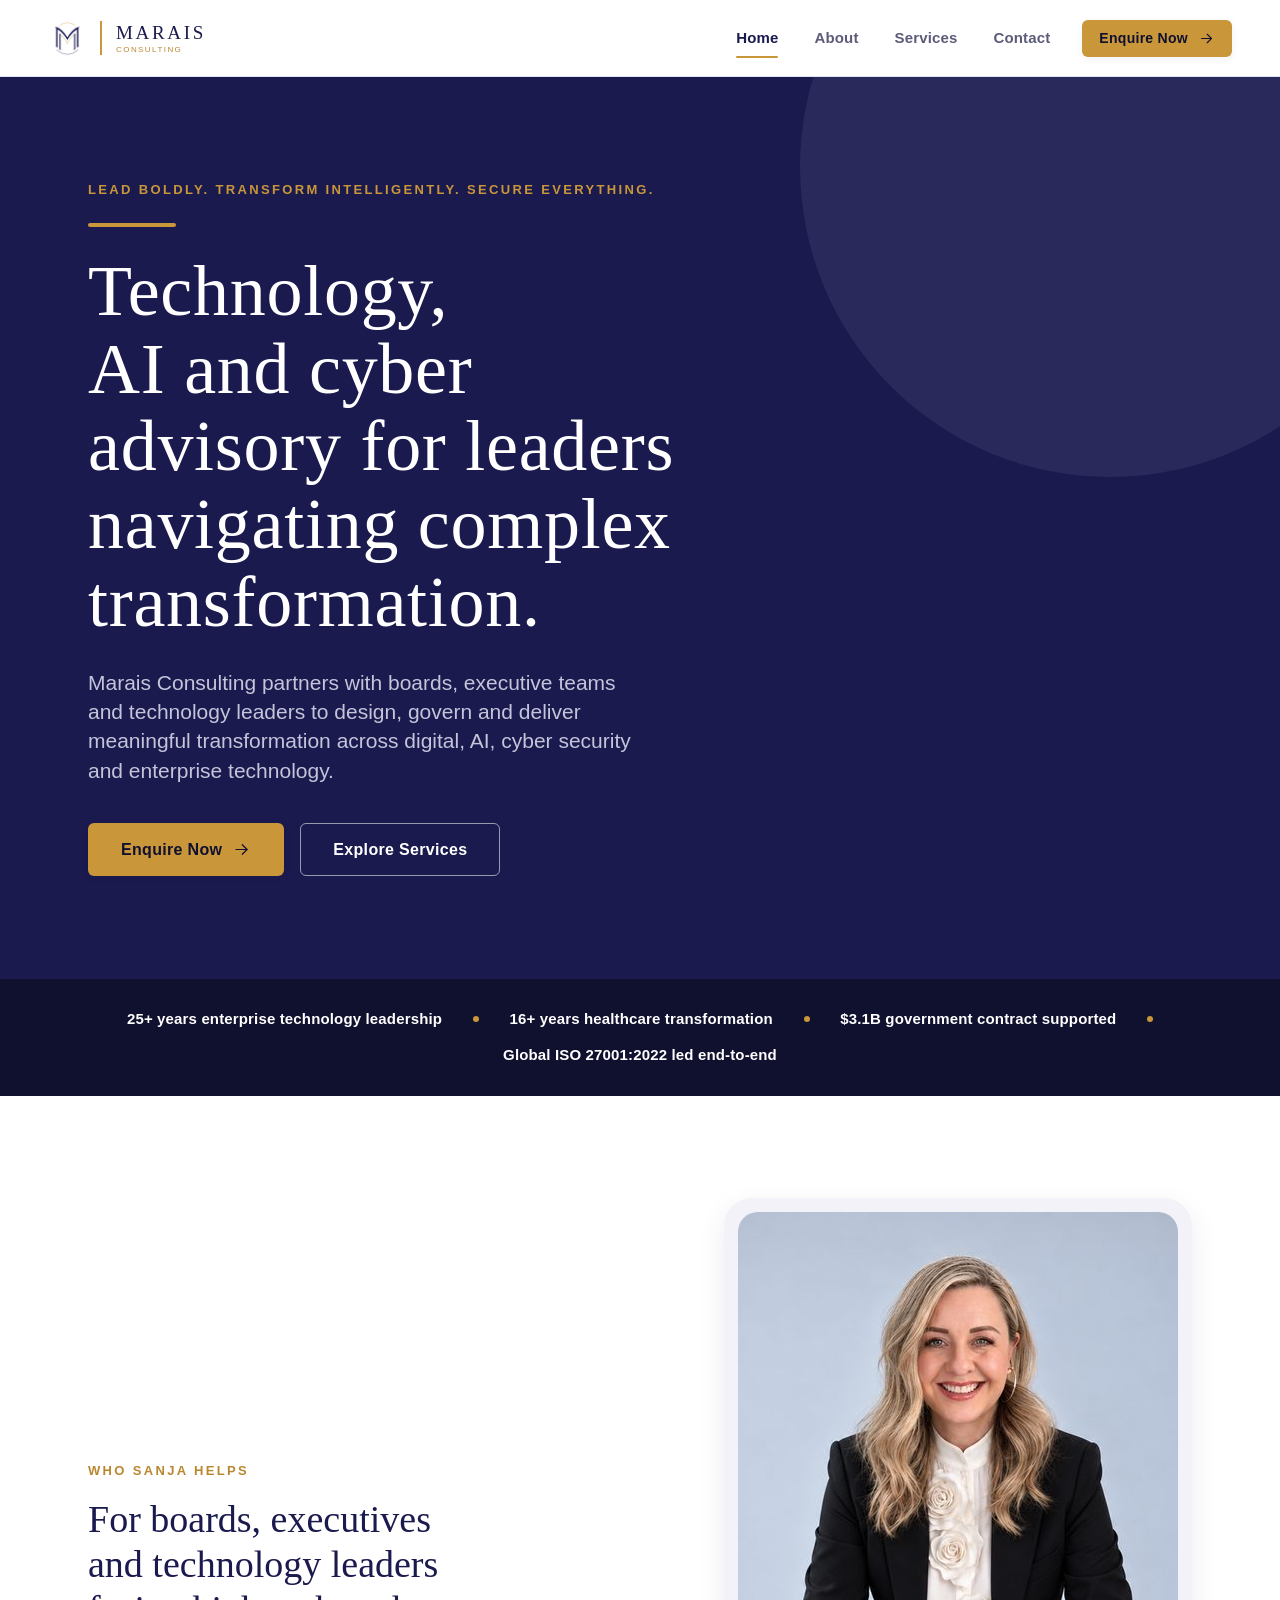
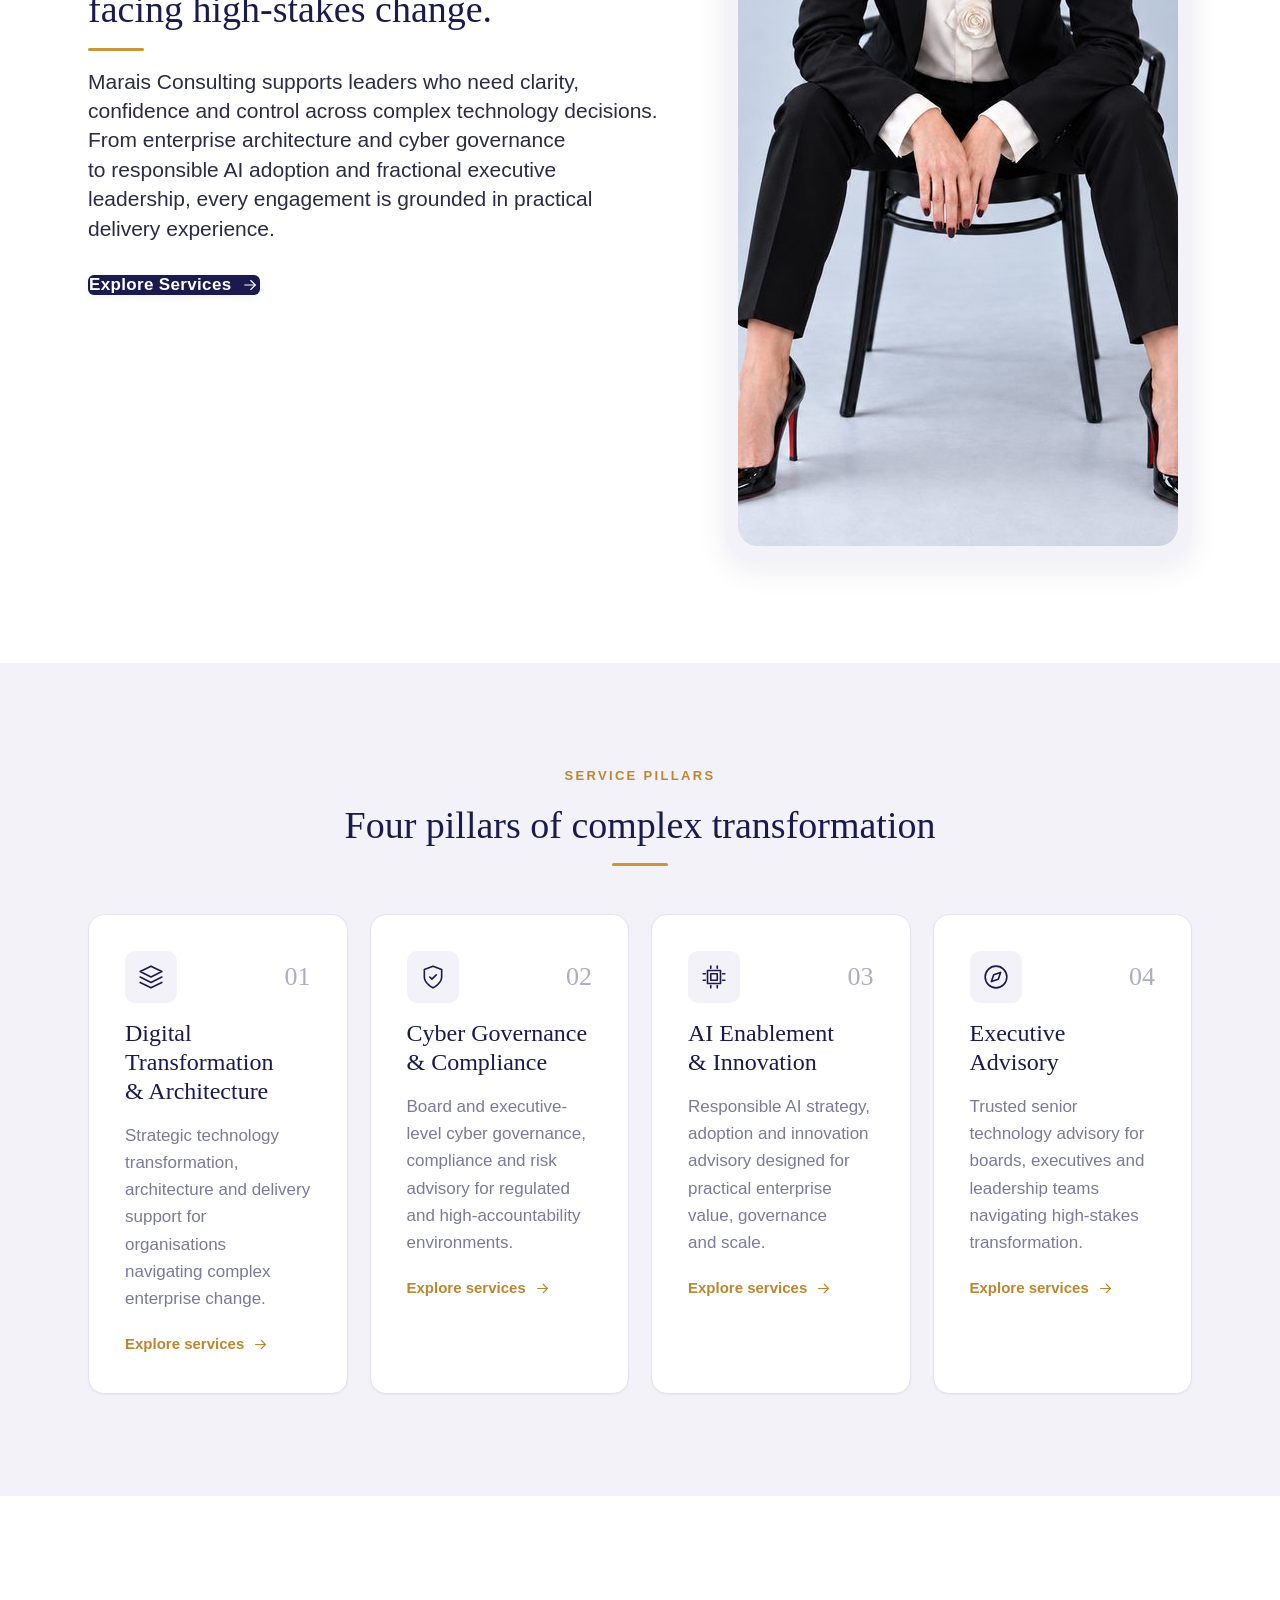
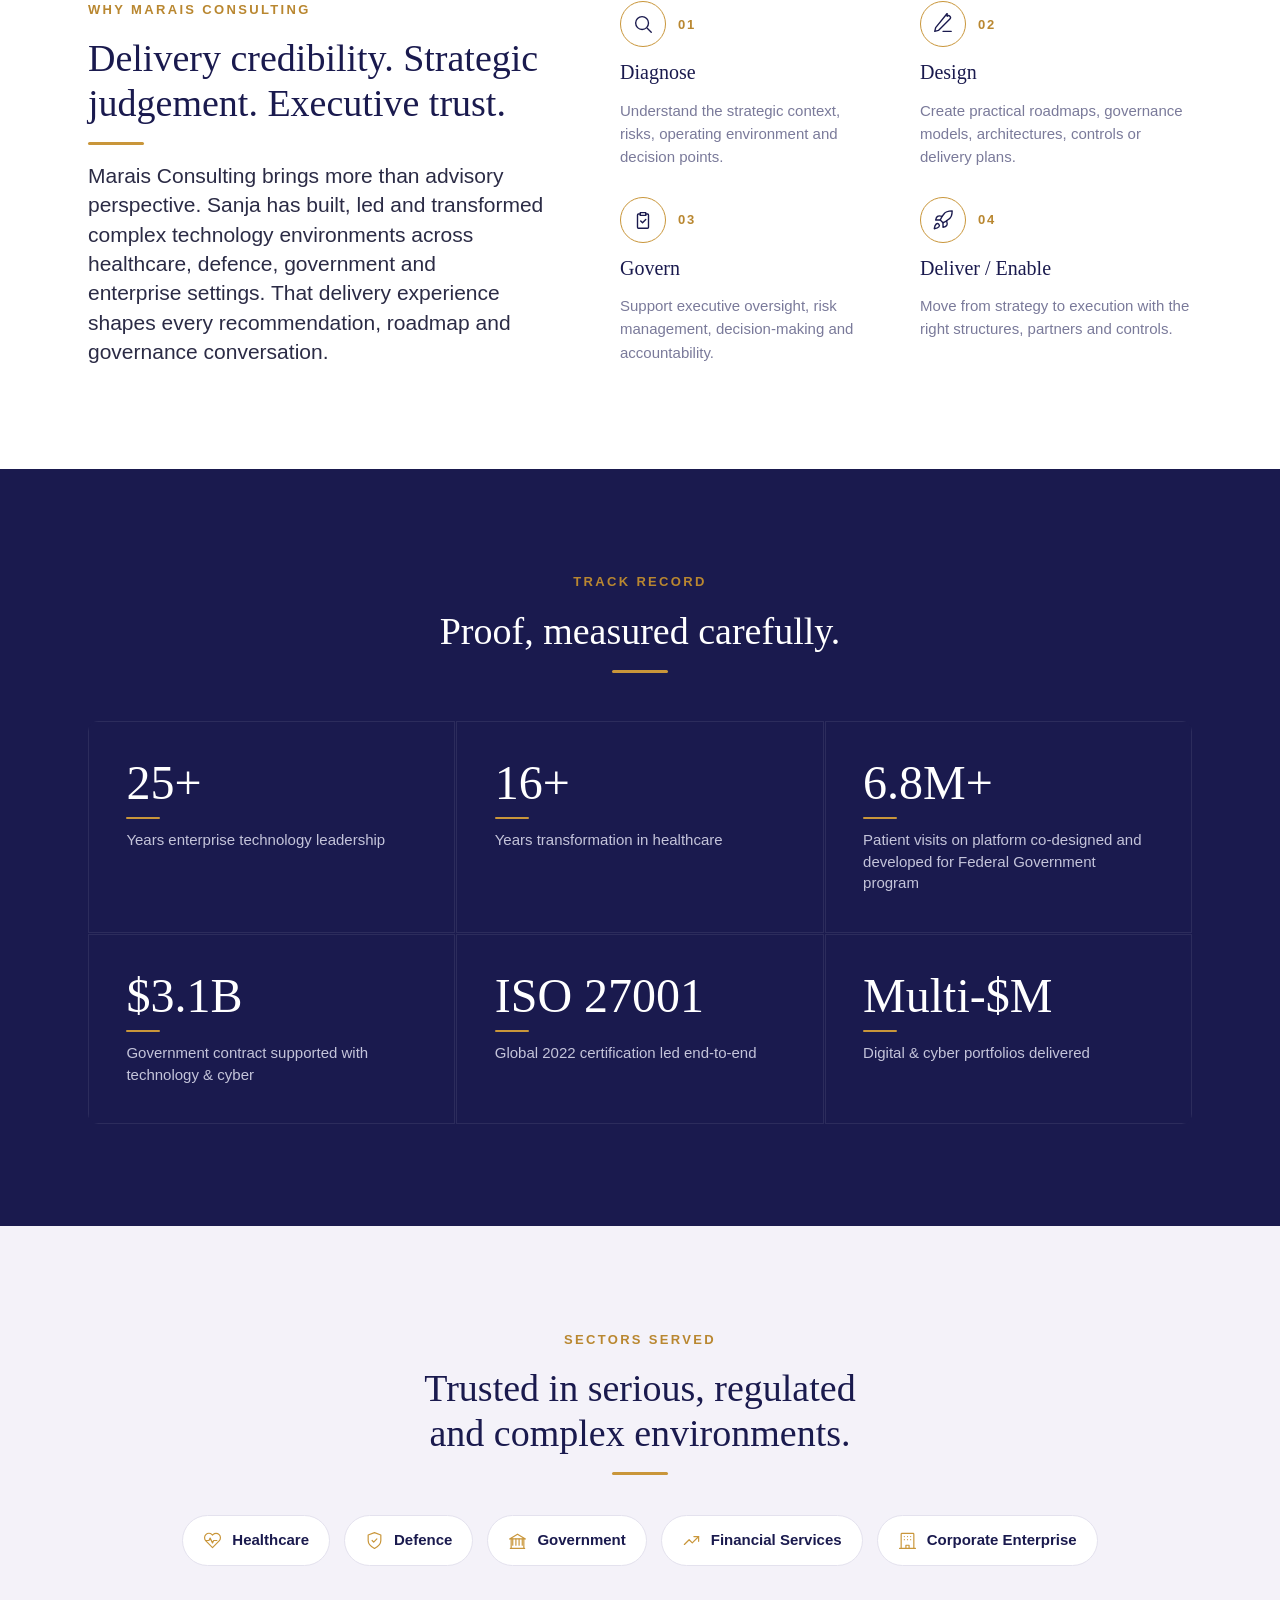
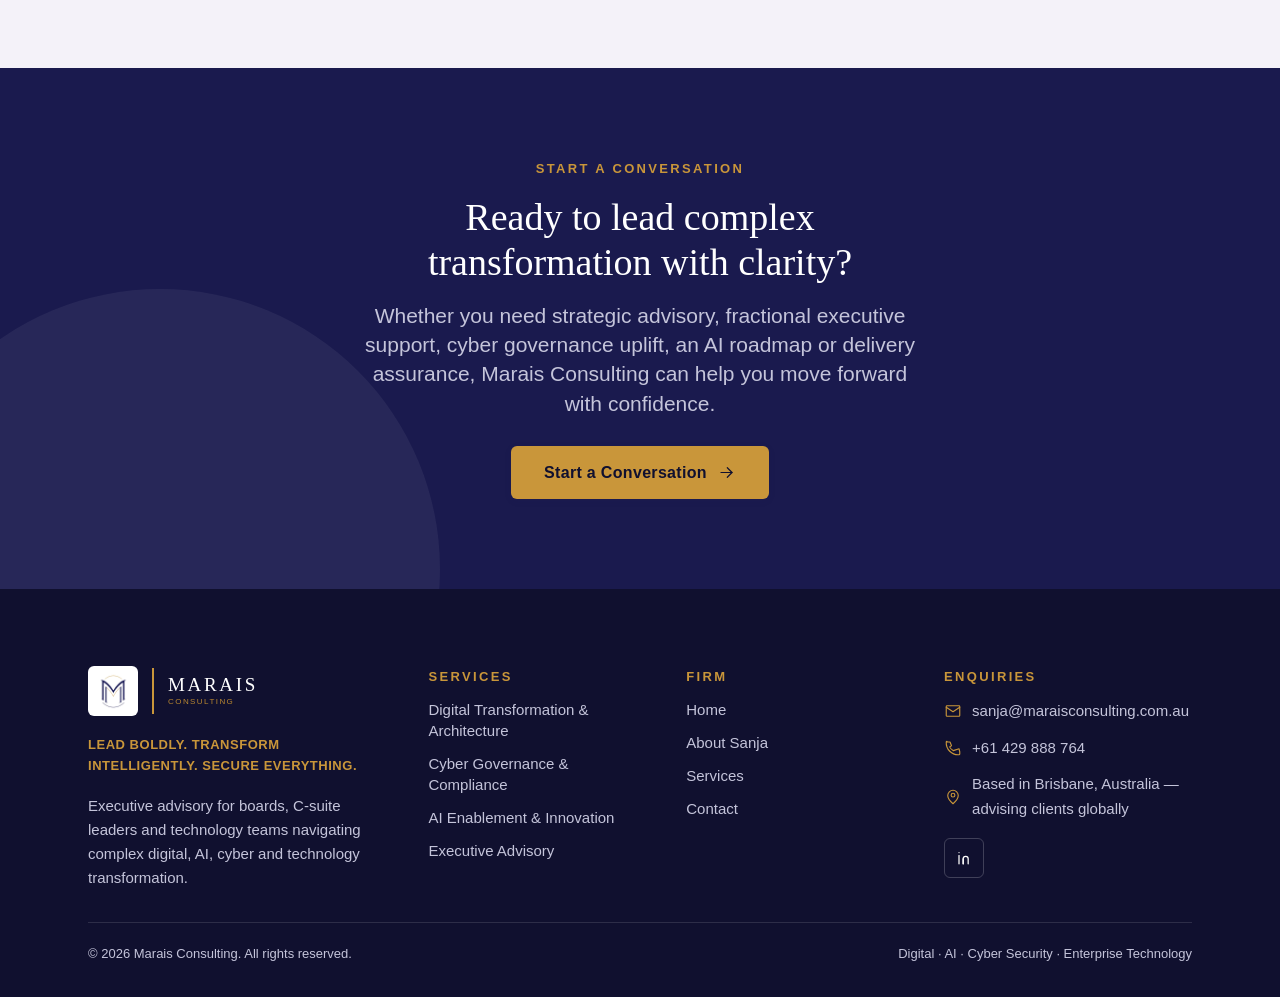
<file: index.html>
<!DOCTYPE html>
<html lang="en">
<head>
<meta charset="utf-8">
<meta name="viewport" content="width=device-width, initial-scale=1">
<title>Marais Consulting — Technology, AI & Cyber Advisory | Brisbane</title>
<meta name="description" content="Marais Consulting partners with boards, executive teams and technology leaders to design, govern and deliver meaningful transformation across digital, AI, cyber security and enterprise technology.">
<link rel="canonical" href="https://maraisconsulting.com.au/">
<link rel="icon" type="image/png" href="/assets/logo/favicon-32.png">
<meta name="robots" content="index, follow, max-image-preview:large">
<meta name="author" content="Sanja Marais">
<meta name="google-site-verification" content="03ZM3qAHHFbf8OONZgFs66ZmZM4-Aj0UsE_h1DVbOg4" />
<meta name="geo.region" content="AU-QLD">
<meta name="geo.placename" content="Brisbane">
<meta property="og:type" content="website">
<meta property="og:site_name" content="Marais Consulting">
<meta property="og:locale" content="en_AU">
<meta property="og:url" content="https://maraisconsulting.com.au/">
<meta property="og:title" content="Marais Consulting — Technology, AI and cyber advisory">
<meta property="og:description" content="Marais Consulting partners with boards, executive teams and technology leaders to design, govern and deliver meaningful transformation across digital, AI, cyber security and enterprise technology.">
<meta property="og:image" content="https://maraisconsulting.com.au/assets/images/marais-consulting-social.jpg">
<meta property="og:image:width" content="1200">
<meta property="og:image:height" content="630">
<meta property="og:image:alt" content="Marais Consulting — technology, AI and cyber advisory, Brisbane, Australia">
<meta name="twitter:card" content="summary_large_image">
<meta name="twitter:title" content="Marais Consulting — Technology, AI and cyber advisory">
<meta name="twitter:description" content="Marais Consulting partners with boards, executive teams and technology leaders to design, govern and deliver meaningful transformation across digital, AI, cyber security and enterprise technology.">
<meta name="twitter:image" content="https://maraisconsulting.com.au/assets/images/marais-consulting-social.jpg">
<link rel="apple-touch-icon" href="/assets/logo/marais-mark.png">
<link rel="sitemap" type="application/xml" href="/sitemap.xml">
<script type="application/ld+json">
{
 "@context": "https://schema.org",
 "@graph": [
  {
   "@type": "WebSite",
   "@id": "https://maraisconsulting.com.au/#website",
   "url": "https://maraisconsulting.com.au/",
   "name": "Marais Consulting",
   "publisher": {
    "@id": "https://maraisconsulting.com.au/#organization"
   },
   "inLanguage": "en-AU"
  },
  {
   "@type": "WebPage",
   "@id": "https://maraisconsulting.com.au/#webpage",
   "url": "https://maraisconsulting.com.au/",
   "name": "Marais Consulting — Technology, AI and cyber advisory",
   "description": "Marais Consulting partners with boards, executive teams and technology leaders to design, govern and deliver meaningful transformation across digital, AI, cyber security and enterprise technology.",
   "isPartOf": {
    "@id": "https://maraisconsulting.com.au/#website"
   },
   "about": {
    "@id": "https://maraisconsulting.com.au/#organization"
   },
   "primaryImageOfPage": {
    "@type": "ImageObject",
    "url": "https://maraisconsulting.com.au/assets/images/marais-consulting-social.jpg"
   },
   "inLanguage": "en-AU"
  },
  {
   "@type": [
    "Organization",
    "ProfessionalService"
   ],
   "@id": "https://maraisconsulting.com.au/#organization",
   "name": "Marais Consulting",
   "legalName": "Marais Consulting Pty Ltd",
   "url": "https://maraisconsulting.com.au/",
   "logo": {
    "@type": "ImageObject",
    "url": "https://maraisconsulting.com.au/assets/logo/marais-logo-512.png",
    "width": 512,
    "height": 512
   },
   "image": "https://maraisconsulting.com.au/assets/images/marais-consulting-social.jpg",
   "description": "Technology, AI and cyber advisory for boards, executive teams and technology leaders navigating complex transformation in healthcare, defence, government and other regulated environments.",
   "slogan": "Lead Boldly. Transform Intelligently. Secure Everything.",
   "foundingDate": "2017-05",
   "founder": {
    "@id": "https://maraisconsulting.com.au/#sanja"
   },
   "email": "sanja@maraisconsulting.com.au",
   "telephone": "+61 429 888 764",
   "address": {
    "@type": "PostalAddress",
    "addressLocality": "Brisbane",
    "addressRegion": "QLD",
    "addressCountry": "AU"
   },
   "areaServed": [
    {
     "@type": "Country",
     "name": "Australia"
    },
    "Worldwide"
   ],
   "sameAs": [
    "https://www.linkedin.com/in/sanja-marais-2981487b/"
   ],
   "knowsAbout": [
    "Digital transformation",
    "Enterprise architecture",
    "Cyber security governance",
    "ISO 27001:2022 certification",
    "IRAP assessment",
    "Essential Eight",
    "NIST Cybersecurity Framework",
    "DISP",
    "GDPR",
    "Responsible AI adoption",
    "AI governance",
    "Healthcare technology"
   ],
   "hasOfferCatalog": {
    "@type": "OfferCatalog",
    "name": "Advisory services",
    "itemListElement": [
     {
      "@type": "Offer",
      "itemOffered": {
       "@type": "Service",
       "@id": "https://maraisconsulting.com.au/services/#digital-transformation",
       "name": "Digital Transformation & Architecture",
       "url": "https://maraisconsulting.com.au/services/"
      }
     },
     {
      "@type": "Offer",
      "itemOffered": {
       "@type": "Service",
       "@id": "https://maraisconsulting.com.au/services/#cyber-governance",
       "name": "Cyber Governance & Compliance",
       "url": "https://maraisconsulting.com.au/services/"
      }
     },
     {
      "@type": "Offer",
      "itemOffered": {
       "@type": "Service",
       "@id": "https://maraisconsulting.com.au/services/#ai-enablement",
       "name": "AI Enablement & Innovation",
       "url": "https://maraisconsulting.com.au/services/"
      }
     },
     {
      "@type": "Offer",
      "itemOffered": {
       "@type": "Service",
       "@id": "https://maraisconsulting.com.au/services/#executive-advisory",
       "name": "Executive Advisory",
       "url": "https://maraisconsulting.com.au/services/"
      }
     }
    ]
   }
  },
  {
   "@type": "Person",
   "@id": "https://maraisconsulting.com.au/#sanja",
   "name": "Sanja Marais",
   "jobTitle": "Founder and Principal Consultant",
   "worksFor": {
    "@id": "https://maraisconsulting.com.au/#organization"
   },
   "image": "https://maraisconsulting.com.au/assets/images/sanja-portrait.jpg",
   "description": "Technology, security and AI executive with 25+ years of experience leading transformation across healthcare, government, defence and other regulated environments. Former Chief Technology & Security Officer at Aspen Medical.",
   "address": {
    "@type": "PostalAddress",
    "addressLocality": "Brisbane",
    "addressRegion": "QLD",
    "addressCountry": "AU"
   },
   "alumniOf": {
    "@type": "CollegeOrUniversity",
    "name": "University of Pretoria"
   },
   "hasCredential": [
    {
     "@type": "EducationalOccupationalCredential",
     "name": "ISO 27001 Lead Auditor"
    },
    {
     "@type": "EducationalOccupationalCredential",
     "name": "ISO 42001 Implementer"
    },
    {
     "@type": "EducationalOccupationalCredential",
     "name": "PRINCE2 Foundation"
    },
    {
     "@type": "EducationalOccupationalCredential",
     "name": "Master of Commerce, University of Pretoria"
    }
   ],
   "memberOf": [
    {
     "@type": "Organization",
     "name": "Women in Digital"
    }
   ],
   "knowsAbout": [
    "Digital transformation",
    "Enterprise architecture",
    "Cyber security governance",
    "ISO 27001:2022 certification",
    "IRAP assessment",
    "Essential Eight",
    "NIST Cybersecurity Framework",
    "DISP",
    "GDPR",
    "Responsible AI adoption",
    "AI governance",
    "Healthcare technology"
   ],
   "sameAs": [
    "https://www.linkedin.com/in/sanja-marais-2981487b/"
   ]
  }
 ]
}
</script>
<link rel="stylesheet" href="/styles.css">
<style>html{scroll-behavior:smooth;}body{margin:0;}</style>
</head>
<body>

<header class="site-header">
  <div class="site-header__inner">
    <a class="logo" href="/">
      <img class="logo__mark" src="/assets/logo/marais-mark.png" alt="Marais Consulting" width="38" height="38">
      <span class="logo__rule" aria-hidden="true"></span>
      <span class="logo__word"><span class="a">MARAIS</span><span class="b">CONSULTING</span></span>
    </a>
    <nav class="nav">
      <a class="nav__link" href="/" aria-current="page">Home</a>
      <a class="nav__link" href="/about/">About</a>
      <a class="nav__link" href="/services/">Services</a>
      <a class="nav__link" href="/contact/">Contact</a>
      <span class="nav__cta"><a class="btn btn--primary btn--sm" href="/contact/">Enquire Now <span class="icon">
        <svg width="17" height="17" viewBox="0 0 24 24" fill="none" stroke="currentColor" stroke-width="1.5" stroke-linecap="round" stroke-linejoin="round"><path d="M5 12h14"/><path d="M13 6l6 6-6 6"/></svg>
      </span></a></span>
    </nav>
    <button type="button" class="nav-toggle" aria-label="Toggle menu" aria-expanded="false" id="navToggle">
      <svg width="22" height="22" viewBox="0 0 24 24" fill="none" stroke="currentColor" stroke-width="1.5" stroke-linecap="round" stroke-linejoin="round"><path d="M4 7h16"/><path d="M4 12h16"/><path d="M4 17h16"/></svg>
    </button>
  </div>
  <div class="nav-panel" id="navPanel">
    <a class="nav-panel__link" href="/">Home</a>
    <a class="nav-panel__link" href="/about/">About</a>
    <a class="nav-panel__link" href="/services/">Services</a>
    <a class="nav-panel__link" href="/contact/">Contact</a>
    <a class="btn btn--primary btn--md btn--block nav-panel__cta" href="/contact/">Enquire Now</a>
  </div>
</header>

<main>

  <!-- Hero -->
  <section class="hero">
    <div class="hero__inner">
      <div class="hero__content">
        <span class="hero__eyebrow">LEAD BOLDLY. TRANSFORM INTELLIGENTLY. SECURE EVERYTHING.</span>
        <span class="hero__rule" aria-hidden="true"></span>
        <h1 class="hero__heading">Technology, AI and cyber advisory for leaders navigating complex transformation.</h1>
        <p class="hero__sub">Marais Consulting partners with boards, executive teams and technology leaders to design, govern and deliver meaningful transformation across digital, AI, cyber security and enterprise technology.</p>
        <div class="hero__ctas">
          <a class="btn btn--primary btn--lg" href="/contact/">Enquire Now <span class="icon"><svg width="19" height="19" viewBox="0 0 24 24" fill="none" stroke="currentColor" stroke-width="1.5" stroke-linecap="round" stroke-linejoin="round"><path d="M5 12h14"/><path d="M13 6l6 6-6 6"/></svg></span></a>
          <a class="btn btn--outline-light btn--lg" href="/services/">Explore Services</a>
        </div>
      </div>
    </div>
  </section>

  <!-- Credibility strip -->
  <section class="credibility">
    <div class="credibility__inner">
      <span class="credibility__item">25+ years enterprise technology leadership</span>
      <span class="credibility__dot" aria-hidden="true"></span>
      <span class="credibility__item">16+ years healthcare transformation</span>
      <span class="credibility__dot" aria-hidden="true"></span>
      <span class="credibility__item">$3.1B government contract supported</span>
      <span class="credibility__dot" aria-hidden="true"></span>
      <span class="credibility__item">Global ISO 27001:2022 led end-to-end</span>
    </div>
  </section>

  <!-- Who Sanja helps -->
  <section class="section">
    <div class="wrap split">
      <div class="section-intro">
        <span class="section-intro__eyebrow">Who Sanja helps</span>
        <h2 class="section-intro__heading">For boards, executives and technology leaders facing high-stakes change.</h2>
        <span class="section-intro__rule" aria-hidden="true"></span>
        <p class="section-intro__lead">Marais Consulting supports leaders who need clarity, confidence and control across complex technology decisions. From enterprise architecture and cyber governance to responsible AI adoption and fractional executive leadership, every engagement is grounded in practical delivery experience.</p>
        <div style="margin-top:12px">
          <a class="btn btn--navy" href="/services/">Explore Services <span class="icon"><svg width="18" height="18" viewBox="0 0 24 24" fill="none" stroke="currentColor" stroke-width="1.5" stroke-linecap="round" stroke-linejoin="round"><path d="M5 12h14"/><path d="M13 6l6 6-6 6"/></svg></span></a>
        </div>
      </div>
      <div class="split__portrait">
        <img src="/assets/images/sanja-portrait.jpg" alt="Sanja Marais, founder of Marais Consulting" width="800" height="934" loading="lazy" decoding="async">
      </div>
    </div>
  </section>

  <!-- Four service cards -->
  <section class="section section--alt">
    <div class="wrap">
      <div class="section-intro section-intro--center" style="margin-bottom:var(--sp-8)">
        <span class="section-intro__eyebrow">Service pillars</span>
        <h2 class="section-intro__heading">Four pillars of complex transformation</h2>
        <span class="section-intro__rule" aria-hidden="true"></span>
      </div>
      <div class="cards-grid">
        <a class="service-card" href="/services/">
          <div class="service-card__top">
            <span class="service-card__icon"><svg width="26" height="26" viewBox="0 0 24 24" fill="none" stroke="currentColor" stroke-width="1.5" stroke-linecap="round" stroke-linejoin="round"><path d="M12 2 2 7l10 5 10-5-10-5z"/><path d="M2 17l10 5 10-5"/><path d="M2 12l10 5 10-5"/></svg></span>
            <span class="service-card__index">01</span>
          </div>
          <h3 class="service-card__title">Digital Transformation &amp; Architecture</h3>
          <p class="service-card__summary">Strategic technology transformation, architecture and delivery support for organisations navigating complex enterprise change.</p>
          <span class="service-card__link">Explore services <span class="icon"><svg width="17" height="17" viewBox="0 0 24 24" fill="none" stroke="currentColor" stroke-width="1.5" stroke-linecap="round" stroke-linejoin="round"><path d="M5 12h14"/><path d="M13 6l6 6-6 6"/></svg></span></span>
        </a>
        <a class="service-card" href="/services/">
          <div class="service-card__top">
            <span class="service-card__icon"><svg width="26" height="26" viewBox="0 0 24 24" fill="none" stroke="currentColor" stroke-width="1.5" stroke-linecap="round" stroke-linejoin="round"><path d="M12 22s8-4 8-10V5l-8-3-8 3v7c0 6 8 10 8 10z"/><path d="M9 12l2 2 4-4"/></svg></span>
            <span class="service-card__index">02</span>
          </div>
          <h3 class="service-card__title">Cyber Governance &amp; Compliance</h3>
          <p class="service-card__summary">Board and executive-level cyber governance, compliance and risk advisory for regulated and high-accountability environments.</p>
          <span class="service-card__link">Explore services <span class="icon"><svg width="17" height="17" viewBox="0 0 24 24" fill="none" stroke="currentColor" stroke-width="1.5" stroke-linecap="round" stroke-linejoin="round"><path d="M5 12h14"/><path d="M13 6l6 6-6 6"/></svg></span></span>
        </a>
        <a class="service-card" href="/services/">
          <div class="service-card__top">
            <span class="service-card__icon"><svg width="26" height="26" viewBox="0 0 24 24" fill="none" stroke="currentColor" stroke-width="1.5" stroke-linecap="round" stroke-linejoin="round"><path d="M6 6h12v12H6z"/><path d="M9 9h6v6H9z"/><path d="M9 2v2"/><path d="M15 2v2"/><path d="M9 20v2"/><path d="M15 20v2"/><path d="M2 9h2"/><path d="M2 15h2"/><path d="M20 9h2"/><path d="M20 15h2"/></svg></span>
            <span class="service-card__index">03</span>
          </div>
          <h3 class="service-card__title">AI Enablement &amp; Innovation</h3>
          <p class="service-card__summary">Responsible AI strategy, adoption and innovation advisory designed for practical enterprise value, governance and scale.</p>
          <span class="service-card__link">Explore services <span class="icon"><svg width="17" height="17" viewBox="0 0 24 24" fill="none" stroke="currentColor" stroke-width="1.5" stroke-linecap="round" stroke-linejoin="round"><path d="M5 12h14"/><path d="M13 6l6 6-6 6"/></svg></span></span>
        </a>
        <a class="service-card" href="/services/">
          <div class="service-card__top">
            <span class="service-card__icon"><svg width="26" height="26" viewBox="0 0 24 24" fill="none" stroke="currentColor" stroke-width="1.5" stroke-linecap="round" stroke-linejoin="round"><path d="M12 22a10 10 0 100-20 10 10 0 000 20z"/><path d="M16.24 7.76l-2.12 6.36-6.36 2.12 2.12-6.36z"/></svg></span>
            <span class="service-card__index">04</span>
          </div>
          <h3 class="service-card__title">Executive Advisory</h3>
          <p class="service-card__summary">Trusted senior technology advisory for boards, executives and leadership teams navigating high-stakes transformation.</p>
          <span class="service-card__link">Explore services <span class="icon"><svg width="17" height="17" viewBox="0 0 24 24" fill="none" stroke="currentColor" stroke-width="1.5" stroke-linecap="round" stroke-linejoin="round"><path d="M5 12h14"/><path d="M13 6l6 6-6 6"/></svg></span></span>
        </a>
      </div>
    </div>
  </section>

  <!-- Why Marais Consulting -->
  <section class="section">
    <div class="wrap split split--reverse">
      <div class="section-intro">
        <span class="section-intro__eyebrow">Why Marais Consulting</span>
        <h2 class="section-intro__heading">Delivery credibility. Strategic judgement. Executive trust.</h2>
        <span class="section-intro__rule" aria-hidden="true"></span>
        <p class="section-intro__lead">Marais Consulting brings more than advisory perspective. Sanja has built, led and transformed complex technology environments across healthcare, defence, government and enterprise settings. That delivery experience shapes every recommendation, roadmap and governance conversation.</p>
      </div>
      <div class="process-steps process-steps--2col">
        <div class="process-step">
          <div class="process-step__top">
            <span class="process-step__ring"><svg width="22" height="22" viewBox="0 0 24 24" fill="none" stroke="currentColor" stroke-width="1.5" stroke-linecap="round" stroke-linejoin="round"><path d="M11 18a7 7 0 100-14 7 7 0 000 14z"/><path d="M21 21l-4.35-4.35"/></svg></span>
            <span class="process-step__num">01</span>
          </div>
          <h3 class="process-step__title">Diagnose</h3>
          <p class="process-step__desc">Understand the strategic context, risks, operating environment and decision points.</p>
        </div>
        <div class="process-step">
          <div class="process-step__top">
            <span class="process-step__ring"><svg width="22" height="22" viewBox="0 0 24 24" fill="none" stroke="currentColor" stroke-width="1.5" stroke-linecap="round" stroke-linejoin="round"><path d="M12 20h9"/><path d="M16.5 3.5a2.12 2.12 0 013 3L7 19l-4 1 1-4 12.5-15.5z"/></svg></span>
            <span class="process-step__num">02</span>
          </div>
          <h3 class="process-step__title">Design</h3>
          <p class="process-step__desc">Create practical roadmaps, governance models, architectures, controls or delivery plans.</p>
        </div>
        <div class="process-step">
          <div class="process-step__top">
            <span class="process-step__ring"><svg width="22" height="22" viewBox="0 0 24 24" fill="none" stroke="currentColor" stroke-width="1.5" stroke-linecap="round" stroke-linejoin="round"><path d="M9 4h6v3H9z"/><path d="M9 5.5H7a1 1 0 00-1 1V20a1 1 0 001 1h10a1 1 0 001-1V6.5a1 1 0 00-1-1h-2"/><path d="M9.5 13l2 2 3.5-3.5"/></svg></span>
            <span class="process-step__num">03</span>
          </div>
          <h3 class="process-step__title">Govern</h3>
          <p class="process-step__desc">Support executive oversight, risk management, decision-making and accountability.</p>
        </div>
        <div class="process-step">
          <div class="process-step__top">
            <span class="process-step__ring"><svg width="22" height="22" viewBox="0 0 24 24" fill="none" stroke="currentColor" stroke-width="1.5" stroke-linecap="round" stroke-linejoin="round"><path d="M4.5 16.5c-1.5 1.26-2 5-2 5s3.74-.5 5-2c.71-.84.7-2.13-.09-2.91a2.18 2.18 0 00-2.91-.09z"/><path d="M12 15l-3-3a22 22 0 014-6.5C15 2 22 2 22 2s0 7-3.5 9a22 22 0 01-6.5 4z"/><path d="M9 12H4s.55-3.03 2-4c1.62-1.08 5 0 5 0"/><path d="M12 15v5s3.03-.55 4-2c1.08-1.62 0-5 0-5"/></svg></span>
            <span class="process-step__num">04</span>
          </div>
          <h3 class="process-step__title">Deliver / Enable</h3>
          <p class="process-step__desc">Move from strategy to execution with the right structures, partners and controls.</p>
        </div>
      </div>
    </div>
  </section>

  <!-- Track record -->
  <section class="section section--navy">
    <div class="wrap">
      <div class="section-intro section-intro--center section-intro--on-dark" style="margin-bottom:var(--sp-8)">
        <span class="section-intro__eyebrow">Track record</span>
        <h2 class="section-intro__heading">Proof, measured carefully.</h2>
        <span class="section-intro__rule" aria-hidden="true"></span>
      </div>
      <div class="stat-block stat-block--navy">
        <div class="stat-block__item"><span class="stat-block__value">25+</span><span class="stat-block__rule" aria-hidden="true"></span><span class="stat-block__label">Years enterprise technology leadership</span></div>
        <div class="stat-block__item"><span class="stat-block__value">16+</span><span class="stat-block__rule" aria-hidden="true"></span><span class="stat-block__label">Years transformation in healthcare</span></div>
        <div class="stat-block__item"><span class="stat-block__value">6.8M+</span><span class="stat-block__rule" aria-hidden="true"></span><span class="stat-block__label">Patient visits on platform co-designed and developed for Federal Government program</span></div>
        <div class="stat-block__item"><span class="stat-block__value">$3.1B</span><span class="stat-block__rule" aria-hidden="true"></span><span class="stat-block__label">Government contract supported with technology &amp; cyber</span></div>
        <div class="stat-block__item"><span class="stat-block__value">ISO 27001</span><span class="stat-block__rule" aria-hidden="true"></span><span class="stat-block__label">Global 2022 certification led end-to-end</span></div>
        <div class="stat-block__item"><span class="stat-block__value">Multi-$M</span><span class="stat-block__rule" aria-hidden="true"></span><span class="stat-block__label">Digital &amp; cyber portfolios delivered</span></div>
      </div>
    </div>
  </section>

  <!-- Sectors served -->
  <section class="section section--alt">
    <div class="wrap" style="display:grid;gap:var(--sp-7);justify-items:center;text-align:center">
      <div class="section-intro section-intro--center">
        <span class="section-intro__eyebrow">Sectors served</span>
        <h2 class="section-intro__heading">Trusted in serious, regulated and complex environments.</h2>
        <span class="section-intro__rule" aria-hidden="true"></span>
      </div>
      <div class="sector-list">
        <span class="sector-pill"><span class="icon"><svg width="19" height="19" viewBox="0 0 24 24" fill="none" stroke="currentColor" stroke-width="1.5" stroke-linecap="round" stroke-linejoin="round"><path d="M20.4 4.6a5.5 5.5 0 00-7.8 0L12 5.2l-.6-.6a5.5 5.5 0 00-7.8 7.8L12 21l8.4-8.6a5.5 5.5 0 000-7.8z"/><path d="M3.5 12h4l1.5-3 3 6 1.5-3h4"/></svg></span>Healthcare</span>
        <span class="sector-pill"><span class="icon"><svg width="19" height="19" viewBox="0 0 24 24" fill="none" stroke="currentColor" stroke-width="1.5" stroke-linecap="round" stroke-linejoin="round"><path d="M12 22s8-4 8-10V5l-8-3-8 3v7c0 6 8 10 8 10z"/><path d="M9 12l2 2 4-4"/></svg></span>Defence</span>
        <span class="sector-pill"><span class="icon"><svg width="19" height="19" viewBox="0 0 24 24" fill="none" stroke="currentColor" stroke-width="1.5" stroke-linecap="round" stroke-linejoin="round"><path d="M3 22h18"/><path d="M6 18v-8"/><path d="M10 18v-8"/><path d="M14 18v-8"/><path d="M18 18v-8"/><path d="M2 10l10-6 10 6z"/><path d="M4 22V10"/><path d="M20 22V10"/></svg></span>Government</span>
        <span class="sector-pill"><span class="icon"><svg width="19" height="19" viewBox="0 0 24 24" fill="none" stroke="currentColor" stroke-width="1.5" stroke-linecap="round" stroke-linejoin="round"><path d="M3 17l6-6 4 4 8-8"/><path d="M15 7h6v6"/></svg></span>Financial Services</span>
        <span class="sector-pill"><span class="icon"><svg width="19" height="19" viewBox="0 0 24 24" fill="none" stroke="currentColor" stroke-width="1.5" stroke-linecap="round" stroke-linejoin="round"><path d="M4 22V4a1 1 0 011-1h14a1 1 0 011 1v18"/><path d="M2 22h20"/><path d="M8 7h.01"/><path d="M12 7h.01"/><path d="M16 7h.01"/><path d="M8 11h.01"/><path d="M12 11h.01"/><path d="M16 11h.01"/><path d="M10 22v-4h4v4"/></svg></span>Corporate Enterprise</span>
      </div>
    </div>
  </section>

  <!-- Final CTA -->
  <section class="cta-band cta-band--navy">
    <div class="cta-band__inner">
      <span class="cta-band__eyebrow">Start a conversation</span>
      <h2 class="cta-band__heading">Ready to lead complex transformation with clarity?</h2>
      <p class="cta-band__text">Whether you need strategic advisory, fractional executive support, cyber governance uplift, an AI roadmap or delivery assurance, Marais Consulting can help you move forward with confidence.</p>
      <div class="cta-band__actions">
        <a class="btn btn--primary btn--lg" href="/contact/">Start a Conversation <span class="icon"><svg width="19" height="19" viewBox="0 0 24 24" fill="none" stroke="currentColor" stroke-width="1.5" stroke-linecap="round" stroke-linejoin="round"><path d="M5 12h14"/><path d="M13 6l6 6-6 6"/></svg></span></a>
      </div>
    </div>
  </section>

</main>

<footer class="footer">
  <div class="footer__grid">
    <div class="footer__brand">
      <a class="logo" href="/" style="--logo-dark:1">
        <span style="display:inline-flex;background:#fff;border-radius:var(--radius-sm);padding:6px"><img class="logo__mark" src="/assets/logo/marais-mark.png" alt="Marais Consulting" width="38" height="38"></span>
        <span class="logo__rule" aria-hidden="true"></span>
        <span class="logo__word"><span class="a">MARAIS</span><span class="b">CONSULTING</span></span>
      </a>
      <p class="footer__tagline">LEAD BOLDLY. TRANSFORM INTELLIGENTLY. SECURE EVERYTHING.</p>
      <p class="footer__desc">Executive advisory for boards, C-suite leaders and technology teams navigating complex digital, AI, cyber and technology transformation.</p>
    </div>
    <div class="footer__col">
      <span class="footer__heading">Services</span>
      <a class="footer__link" href="/services/">Digital Transformation &amp; Architecture</a>
      <a class="footer__link" href="/services/">Cyber Governance &amp; Compliance</a>
      <a class="footer__link" href="/services/">AI Enablement &amp; Innovation</a>
      <a class="footer__link" href="/services/">Executive Advisory</a>
    </div>
    <div class="footer__col">
      <span class="footer__heading">Firm</span>
      <a class="footer__link" href="/">Home</a>
      <a class="footer__link" href="/about/">About Sanja</a>
      <a class="footer__link" href="/services/">Services</a>
      <a class="footer__link" href="/contact/">Contact</a>
    </div>
    <div class="footer__col">
      <span class="footer__heading">Enquiries</span>
      <a class="footer__contact-item" href="mailto:sanja@maraisconsulting.com.au"><span class="icon"><svg width="18" height="18" viewBox="0 0 24 24" fill="none" stroke="currentColor" stroke-width="1.5" stroke-linecap="round" stroke-linejoin="round"><path d="M4 5h16a1 1 0 011 1v12a1 1 0 01-1 1H4a1 1 0 01-1-1V6a1 1 0 011-1z"/><path d="M3 7l9 6 9-6"/></svg></span>sanja@maraisconsulting.com.au</a>
      <a class="footer__contact-item" href="tel:+61429888764"><span class="icon"><svg width="18" height="18" viewBox="0 0 24 24" fill="none" stroke="currentColor" stroke-width="1.5" stroke-linecap="round" stroke-linejoin="round"><path d="M4 4h4l2 5-2.5 1.5a11 11 0 005 5L20 13l1 4v3a1 1 0 01-1 1A16 16 0 013 4a1 1 0 011-1"/></svg></span>+61 429 888 764</a>
      <span class="footer__contact-item"><span class="icon"><svg width="18" height="18" viewBox="0 0 24 24" fill="none" stroke="currentColor" stroke-width="1.5" stroke-linecap="round" stroke-linejoin="round"><path d="M12 21s7-6.2 7-11a7 7 0 10-14 0c0 4.8 7 11 7 11z"/><path d="M12 12a2.5 2.5 0 100-5 2.5 2.5 0 000 5z"/></svg></span>Based in Brisbane, Australia — advising clients globally</span>
      <a class="footer__linkedin" href="https://www.linkedin.com/in/sanja-marais-2981487b/" target="_blank" rel="noopener" aria-label="LinkedIn"><svg width="20" height="20" viewBox="0 0 24 24" fill="none" stroke="currentColor" stroke-width="1.5" stroke-linecap="round" stroke-linejoin="round"><path d="M6 9v10"/><path d="M6 5.5v.01"/><path d="M11 19v-6a3 3 0 016 0v6"/><path d="M11 13v6"/></svg></a>
    </div>
  </div>
  <div class="footer__bottom">
    <div class="footer__rule"></div>
    <div class="footer__meta">
      <span>© <span id="year"></span> Marais Consulting. All rights reserved.</span>
      <span>Digital · AI · Cyber Security · Enterprise Technology</span>
    </div>
  </div>
</footer>

<script src="/nav.js"></script>
</body>
</html>
</file>
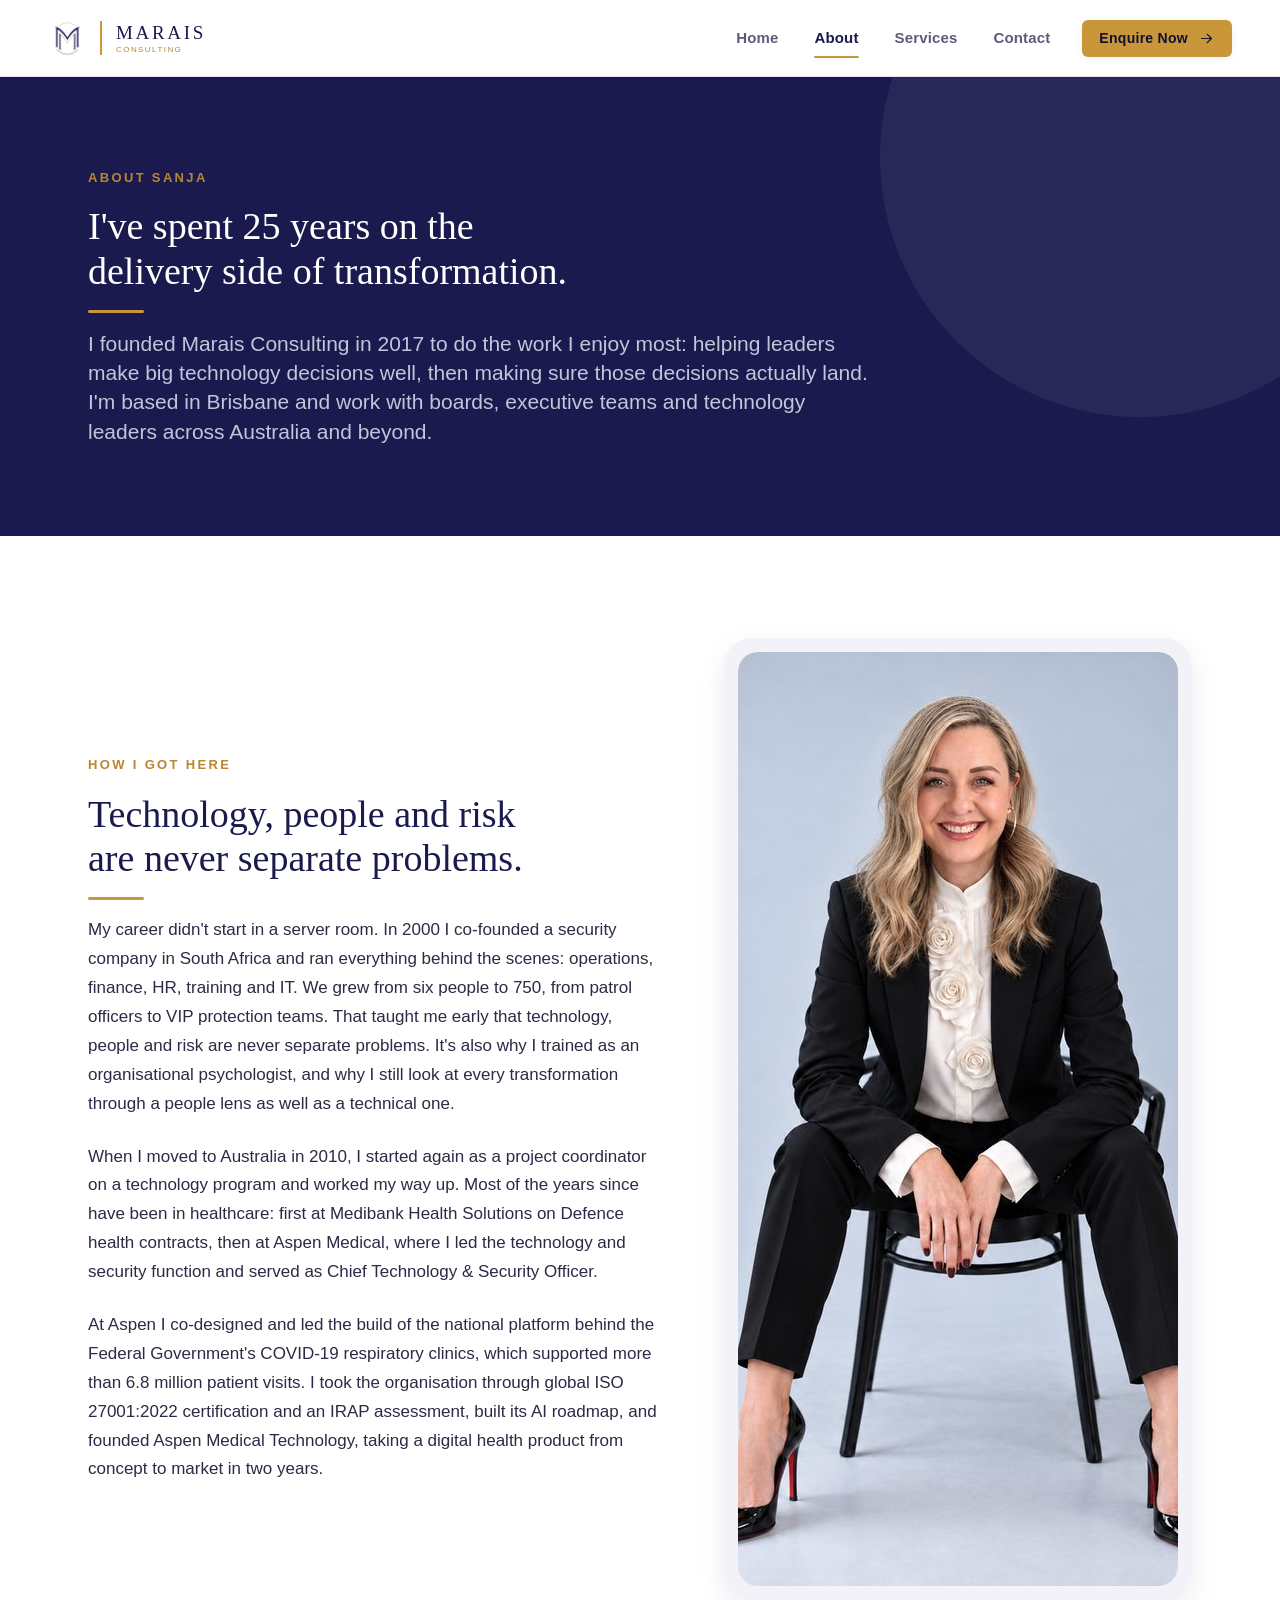
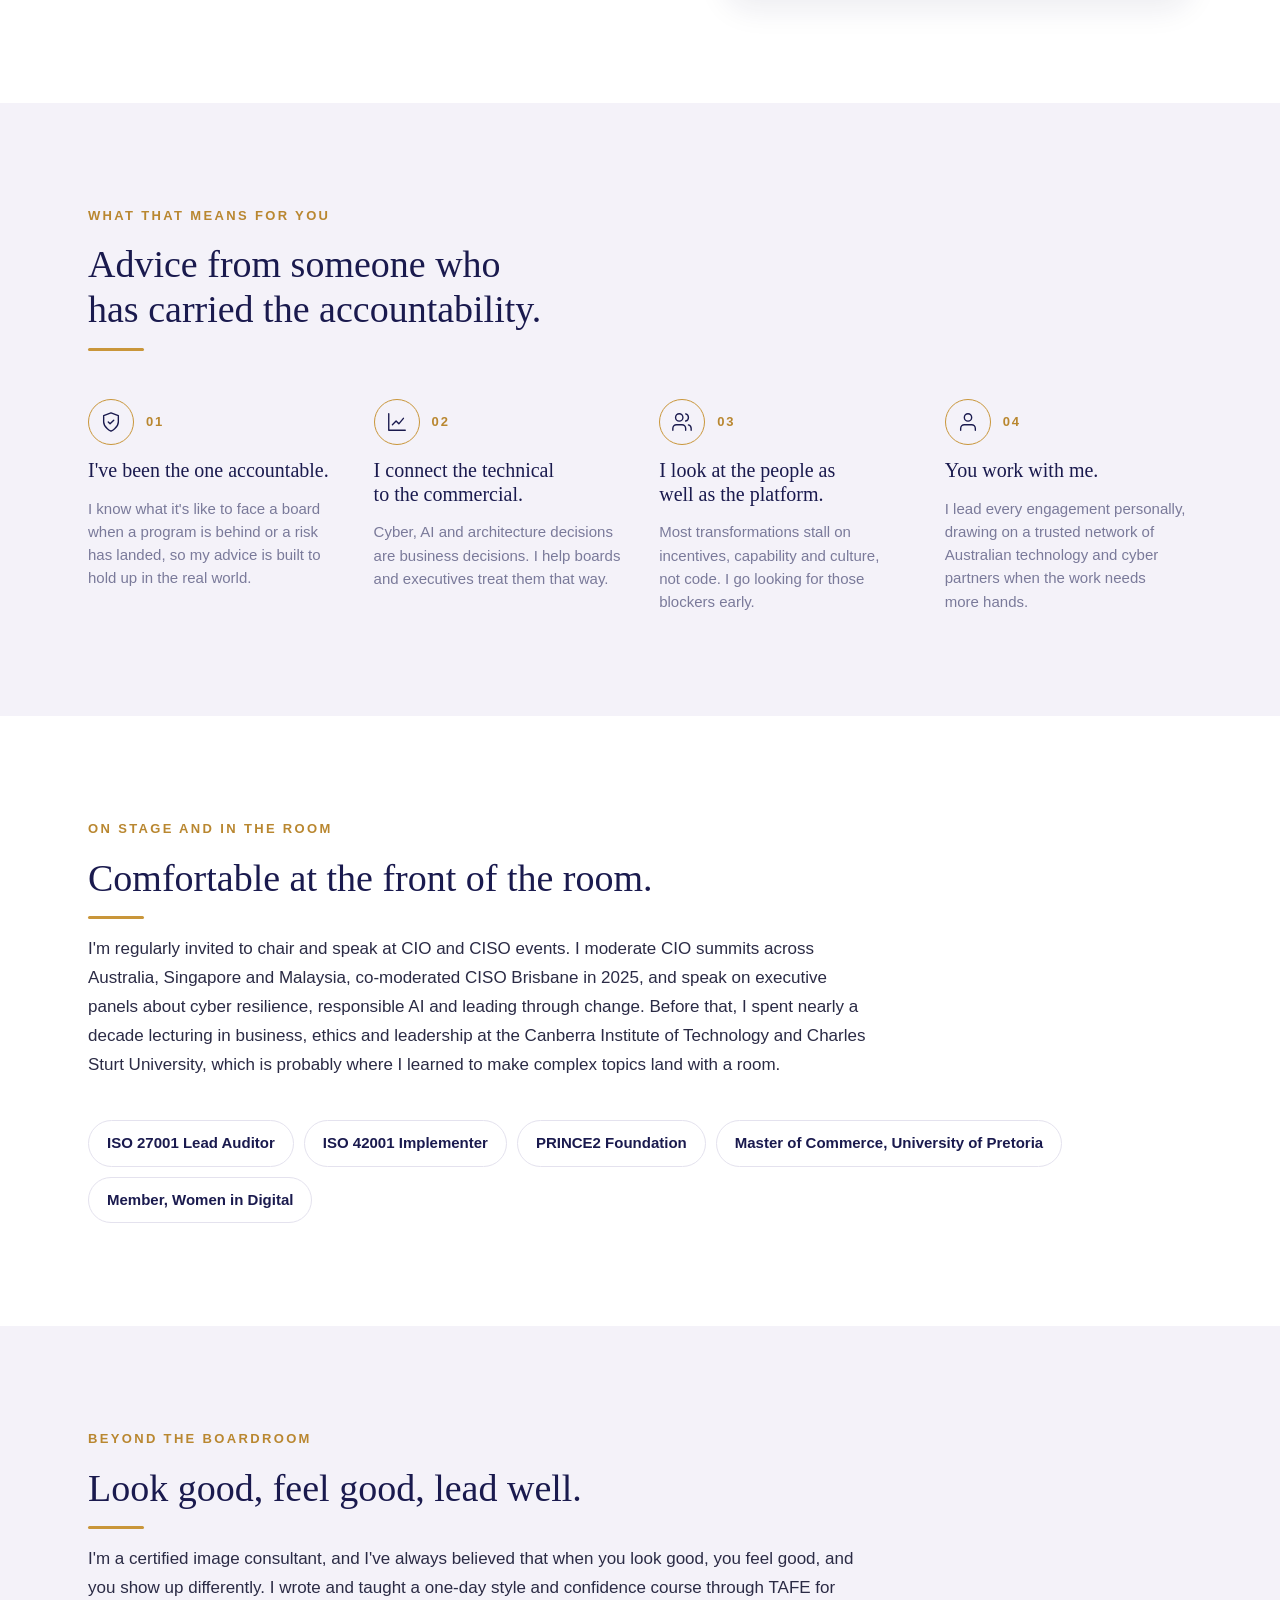
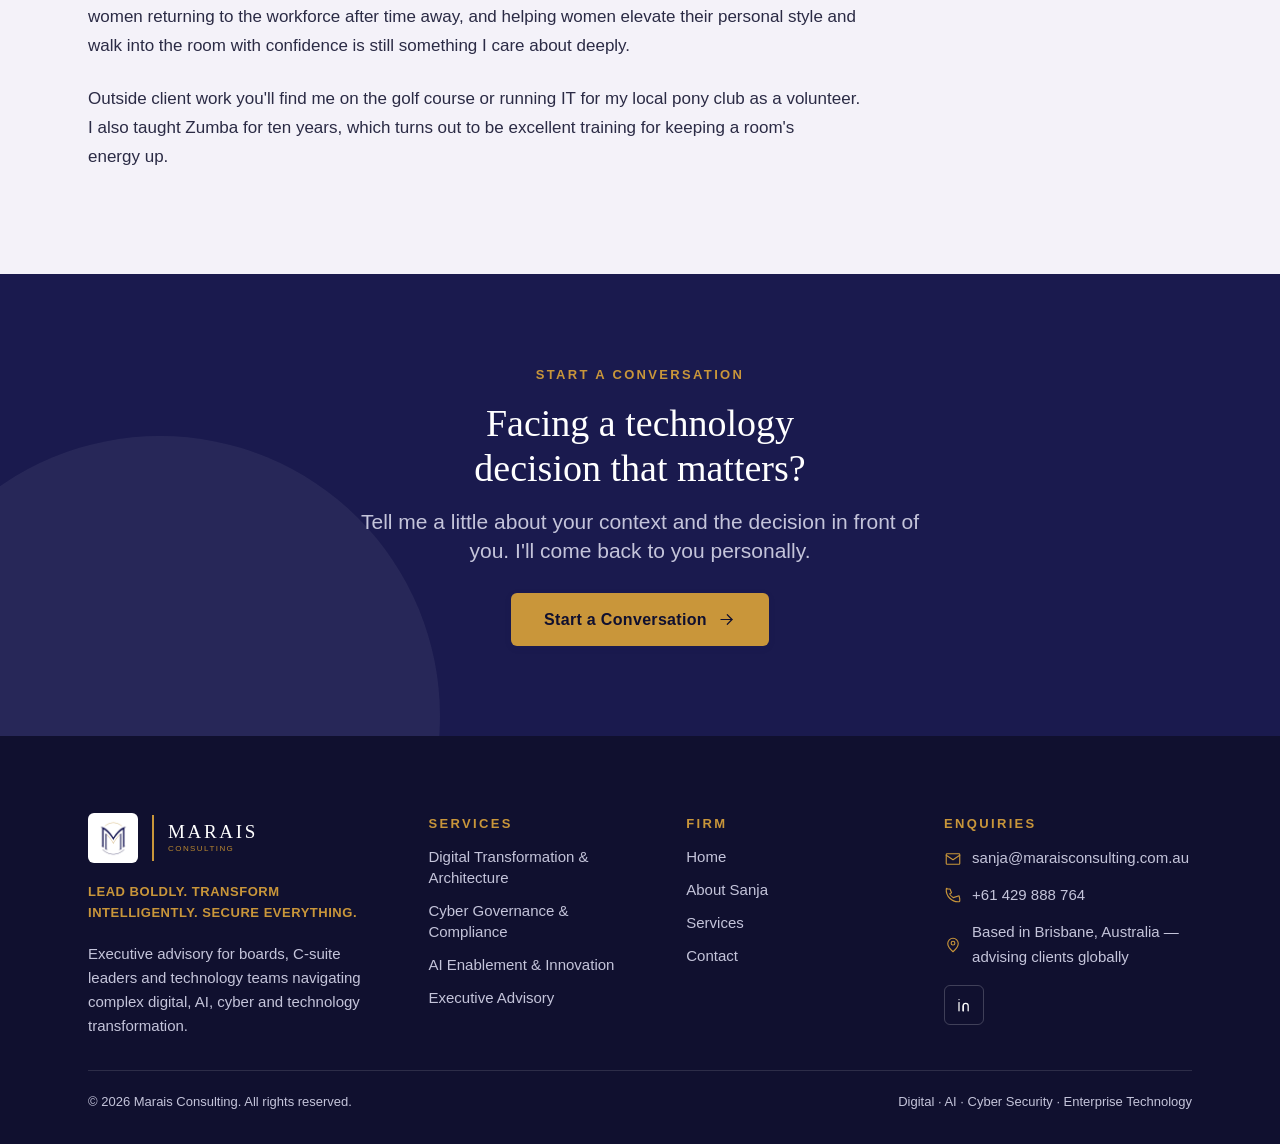
<file: about/index.html>
<!DOCTYPE html>
<html lang="en">
<head>
<meta charset="utf-8">
<meta name="viewport" content="width=device-width, initial-scale=1">
<title>About Sanja Marais — Founder, Marais Consulting | Brisbane</title>
<meta name="description" content="Sanja Marais is a Brisbane-based technology, AI and cyber security advisor with 25+ years of hands-on executive leadership across healthcare, defence and government.">
<link rel="canonical" href="https://maraisconsulting.com.au/about/">
<link rel="icon" type="image/png" href="/assets/logo/favicon-32.png">
<meta name="robots" content="index, follow, max-image-preview:large">
<meta name="author" content="Sanja Marais">
<meta name="geo.region" content="AU-QLD">
<meta name="geo.placename" content="Brisbane">
<meta property="og:type" content="profile">
<meta property="og:site_name" content="Marais Consulting">
<meta property="og:locale" content="en_AU">
<meta property="og:url" content="https://maraisconsulting.com.au/about/">
<meta property="og:title" content="About Sanja Marais — Marais Consulting">
<meta property="og:description" content="Sanja Marais is a Brisbane-based technology, AI and cyber security advisor with 25+ years of hands-on executive leadership across healthcare, defence and government.">
<meta property="og:image" content="https://maraisconsulting.com.au/assets/images/marais-consulting-social.jpg">
<meta property="og:image:width" content="1200">
<meta property="og:image:height" content="630">
<meta property="og:image:alt" content="Marais Consulting — technology, AI and cyber advisory, Brisbane, Australia">
<meta name="twitter:card" content="summary_large_image">
<meta name="twitter:title" content="About Sanja Marais — Marais Consulting">
<meta name="twitter:description" content="Sanja Marais is a Brisbane-based technology, AI and cyber security advisor with 25+ years of hands-on executive leadership across healthcare, defence and government.">
<meta name="twitter:image" content="https://maraisconsulting.com.au/assets/images/marais-consulting-social.jpg">
<link rel="apple-touch-icon" href="/assets/logo/marais-mark.png">
<link rel="sitemap" type="application/xml" href="/sitemap.xml">
<script type="application/ld+json">
{
 "@context": "https://schema.org",
 "@graph": [
  {
   "@type": "WebSite",
   "@id": "https://maraisconsulting.com.au/#website",
   "url": "https://maraisconsulting.com.au/",
   "name": "Marais Consulting",
   "publisher": {
    "@id": "https://maraisconsulting.com.au/#organization"
   },
   "inLanguage": "en-AU"
  },
  {
   "@type": "ProfilePage",
   "@id": "https://maraisconsulting.com.au/about/#webpage",
   "url": "https://maraisconsulting.com.au/about/",
   "name": "About Sanja Marais",
   "description": "Sanja Marais is a Brisbane-based technology, AI and cyber security advisor with 25+ years of hands-on executive leadership across healthcare, defence and government.",
   "isPartOf": {
    "@id": "https://maraisconsulting.com.au/#website"
   },
   "mainEntity": {
    "@id": "https://maraisconsulting.com.au/#sanja"
   },
   "primaryImageOfPage": {
    "@type": "ImageObject",
    "url": "https://maraisconsulting.com.au/assets/images/sanja-portrait.jpg"
   },
   "inLanguage": "en-AU"
  },
  {
   "@type": [
    "Organization",
    "ProfessionalService"
   ],
   "@id": "https://maraisconsulting.com.au/#organization",
   "name": "Marais Consulting",
   "legalName": "Marais Consulting Pty Ltd",
   "url": "https://maraisconsulting.com.au/",
   "logo": {
    "@type": "ImageObject",
    "url": "https://maraisconsulting.com.au/assets/logo/marais-logo-512.png",
    "width": 512,
    "height": 512
   },
   "image": "https://maraisconsulting.com.au/assets/images/marais-consulting-social.jpg",
   "description": "Technology, AI and cyber advisory for boards, executive teams and technology leaders navigating complex transformation in healthcare, defence, government and other regulated environments.",
   "slogan": "Lead Boldly. Transform Intelligently. Secure Everything.",
   "foundingDate": "2017-05",
   "founder": {
    "@id": "https://maraisconsulting.com.au/#sanja"
   },
   "email": "sanja@maraisconsulting.com.au",
   "telephone": "+61 429 888 764",
   "address": {
    "@type": "PostalAddress",
    "addressLocality": "Brisbane",
    "addressRegion": "QLD",
    "addressCountry": "AU"
   },
   "areaServed": [
    {
     "@type": "Country",
     "name": "Australia"
    },
    "Worldwide"
   ],
   "sameAs": [
    "https://www.linkedin.com/in/sanja-marais-2981487b/"
   ],
   "knowsAbout": [
    "Digital transformation",
    "Enterprise architecture",
    "Cyber security governance",
    "ISO 27001:2022 certification",
    "IRAP assessment",
    "Essential Eight",
    "NIST Cybersecurity Framework",
    "DISP",
    "GDPR",
    "Responsible AI adoption",
    "AI governance",
    "Healthcare technology"
   ],
   "hasOfferCatalog": {
    "@type": "OfferCatalog",
    "name": "Advisory services",
    "itemListElement": [
     {
      "@type": "Offer",
      "itemOffered": {
       "@type": "Service",
       "@id": "https://maraisconsulting.com.au/services/#digital-transformation",
       "name": "Digital Transformation & Architecture",
       "url": "https://maraisconsulting.com.au/services/"
      }
     },
     {
      "@type": "Offer",
      "itemOffered": {
       "@type": "Service",
       "@id": "https://maraisconsulting.com.au/services/#cyber-governance",
       "name": "Cyber Governance & Compliance",
       "url": "https://maraisconsulting.com.au/services/"
      }
     },
     {
      "@type": "Offer",
      "itemOffered": {
       "@type": "Service",
       "@id": "https://maraisconsulting.com.au/services/#ai-enablement",
       "name": "AI Enablement & Innovation",
       "url": "https://maraisconsulting.com.au/services/"
      }
     },
     {
      "@type": "Offer",
      "itemOffered": {
       "@type": "Service",
       "@id": "https://maraisconsulting.com.au/services/#executive-advisory",
       "name": "Executive Advisory",
       "url": "https://maraisconsulting.com.au/services/"
      }
     }
    ]
   }
  },
  {
   "@type": "Person",
   "@id": "https://maraisconsulting.com.au/#sanja",
   "name": "Sanja Marais",
   "jobTitle": "Founder and Principal Consultant",
   "worksFor": {
    "@id": "https://maraisconsulting.com.au/#organization"
   },
   "image": "https://maraisconsulting.com.au/assets/images/sanja-portrait.jpg",
   "description": "Technology, security and AI executive with 25+ years of experience leading transformation across healthcare, government, defence and other regulated environments. Former Chief Technology & Security Officer at Aspen Medical.",
   "address": {
    "@type": "PostalAddress",
    "addressLocality": "Brisbane",
    "addressRegion": "QLD",
    "addressCountry": "AU"
   },
   "alumniOf": {
    "@type": "CollegeOrUniversity",
    "name": "University of Pretoria"
   },
   "hasCredential": [
    {
     "@type": "EducationalOccupationalCredential",
     "name": "ISO 27001 Lead Auditor"
    },
    {
     "@type": "EducationalOccupationalCredential",
     "name": "ISO 42001 Implementer"
    },
    {
     "@type": "EducationalOccupationalCredential",
     "name": "PRINCE2 Foundation"
    },
    {
     "@type": "EducationalOccupationalCredential",
     "name": "Master of Commerce, University of Pretoria"
    }
   ],
   "memberOf": [
    {
     "@type": "Organization",
     "name": "Women in Digital"
    }
   ],
   "knowsAbout": [
    "Digital transformation",
    "Enterprise architecture",
    "Cyber security governance",
    "ISO 27001:2022 certification",
    "IRAP assessment",
    "Essential Eight",
    "NIST Cybersecurity Framework",
    "DISP",
    "GDPR",
    "Responsible AI adoption",
    "AI governance",
    "Healthcare technology",
    "Organisational psychology",
    "Personal image and style consulting"
   ],
   "sameAs": [
    "https://www.linkedin.com/in/sanja-marais-2981487b/"
   ],
   "hasOccupation": [
    {
     "@type": "Occupation",
     "name": "Technology, AI and cyber security advisor"
    }
   ]
  }
 ]
}
</script>
<link rel="stylesheet" href="/styles.css">
<style>html{scroll-behavior:smooth;}body{margin:0;}</style>
</head>
<body>

<header class="site-header">
  <div class="site-header__inner">
    <a class="logo" href="/">
      <img class="logo__mark" src="/assets/logo/marais-mark.png" alt="Marais Consulting" width="38" height="38">
      <span class="logo__rule" aria-hidden="true"></span>
      <span class="logo__word"><span class="a">MARAIS</span><span class="b">CONSULTING</span></span>
    </a>
    <nav class="nav">
      <a class="nav__link" href="/">Home</a>
      <a class="nav__link" href="/about/" aria-current="page">About</a>
      <a class="nav__link" href="/services/">Services</a>
      <a class="nav__link" href="/contact/">Contact</a>
      <span class="nav__cta"><a class="btn btn--primary btn--sm" href="/contact/">Enquire Now <span class="icon">
        <svg width="17" height="17" viewBox="0 0 24 24" fill="none" stroke="currentColor" stroke-width="1.5" stroke-linecap="round" stroke-linejoin="round"><path d="M5 12h14"/><path d="M13 6l6 6-6 6"/></svg>
      </span></a></span>
    </nav>
    <button type="button" class="nav-toggle" aria-label="Toggle menu" aria-expanded="false" id="navToggle">
      <svg width="22" height="22" viewBox="0 0 24 24" fill="none" stroke="currentColor" stroke-width="1.5" stroke-linecap="round" stroke-linejoin="round"><path d="M4 7h16"/><path d="M4 12h16"/><path d="M4 17h16"/></svg>
    </button>
  </div>
  <div class="nav-panel" id="navPanel">
    <a class="nav-panel__link" href="/">Home</a>
    <a class="nav-panel__link" href="/about/">About</a>
    <a class="nav-panel__link" href="/services/">Services</a>
    <a class="nav-panel__link" href="/contact/">Contact</a>
    <a class="btn btn--primary btn--md btn--block nav-panel__cta" href="/contact/">Enquire Now</a>
  </div>
</header>

<main>

  <!-- Page intro -->
  <section class="page-intro">
    <div class="page-intro__inner">
      <div class="section-intro section-intro--on-dark" style="max-width:780px">
        <span class="section-intro__eyebrow">About Sanja</span>
        <h1 class="section-intro__heading">I've spent 25 years on the delivery side of transformation.</h1>
        <span class="section-intro__rule" aria-hidden="true"></span>
        <p class="section-intro__lead">I founded Marais Consulting in 2017 to do the work I enjoy most: helping leaders make big technology decisions well, then making sure those decisions actually land. I'm based in Brisbane and work with boards, executive teams and technology leaders across Australia and beyond.</p>
      </div>
    </div>
  </section>

  <!-- Story -->
  <section class="section">
    <div class="wrap split">
      <div class="section-intro prose">
        <span class="section-intro__eyebrow">How I got here</span>
        <h2 class="section-intro__heading">Technology, people and risk are never separate problems.</h2>
        <span class="section-intro__rule" aria-hidden="true"></span>
        <p>My career didn't start in a server room. In 2000 I co-founded a security company in South Africa and ran everything behind the scenes: operations, finance, HR, training and IT. We grew from six people to 750, from patrol officers to VIP protection teams. That taught me early that technology, people and risk are never separate problems. It's also why I trained as an organisational psychologist, and why I still look at every transformation through a people lens as well as a technical one.</p>
        <p>When I moved to Australia in 2010, I started again as a project coordinator on a technology program and worked my way up. Most of the years since have been in healthcare: first at Medibank Health Solutions on Defence health contracts, then at Aspen Medical, where I led the technology and security function and served as Chief Technology &amp; Security Officer.</p>
        <p>At Aspen I co-designed and led the build of the national platform behind the Federal Government's COVID-19 respiratory clinics, which supported more than 6.8 million patient visits. I took the organisation through global ISO 27001:2022 certification and an IRAP assessment, built its AI roadmap, and founded Aspen Medical Technology, taking a digital health product from concept to market in two years.</p>
      </div>
      <div class="split__portrait">
        <img src="/assets/images/sanja-portrait.jpg" alt="Sanja Marais, founder and principal consultant of Marais Consulting" width="800" height="934" decoding="async">
      </div>
    </div>
  </section>

  <!-- What that means for you -->
  <section class="section section--alt">
    <div class="wrap">
      <div class="section-intro" style="margin-bottom:var(--sp-8)">
        <span class="section-intro__eyebrow">What that means for you</span>
        <h2 class="section-intro__heading">Advice from someone who has carried the accountability.</h2>
        <span class="section-intro__rule" aria-hidden="true"></span>
      </div>
      <div class="process-steps">
        <div class="process-step">
          <div class="process-step__top">
            <span class="process-step__ring"><svg width="22" height="22" viewBox="0 0 24 24" fill="none" stroke="currentColor" stroke-width="1.5" stroke-linecap="round" stroke-linejoin="round"><path d="M12 22s8-4 8-10V5l-8-3-8 3v7c0 6 8 10 8 10z"/><path d="M9 12l2 2 4-4"/></svg></span>
            <span class="process-step__num">01</span>
          </div>
          <h3 class="process-step__title">I've been the one accountable.</h3>
          <p class="process-step__desc">I know what it's like to face a board when a program is behind or a risk has landed, so my advice is built to hold up in the real world.</p>
        </div>
        <div class="process-step">
          <div class="process-step__top">
            <span class="process-step__ring"><svg width="22" height="22" viewBox="0 0 24 24" fill="none" stroke="currentColor" stroke-width="1.5" stroke-linecap="round" stroke-linejoin="round"><path d="M3 3v18h18"/><path d="M7 15l4-4 3 3 5-6"/></svg></span>
            <span class="process-step__num">02</span>
          </div>
          <h3 class="process-step__title">I connect the technical to the commercial.</h3>
          <p class="process-step__desc">Cyber, AI and architecture decisions are business decisions. I help boards and executives treat them that way.</p>
        </div>
        <div class="process-step">
          <div class="process-step__top">
            <span class="process-step__ring"><svg width="22" height="22" viewBox="0 0 24 24" fill="none" stroke="currentColor" stroke-width="1.5" stroke-linecap="round" stroke-linejoin="round"><path d="M16 21v-2a4 4 0 00-4-4H6a4 4 0 00-4 4v2"/><path d="M9 11a4 4 0 100-8 4 4 0 000 8z"/><path d="M22 21v-2a4 4 0 00-3-3.87"/><path d="M16 3.13a4 4 0 010 7.75"/></svg></span>
            <span class="process-step__num">03</span>
          </div>
          <h3 class="process-step__title">I look at the people as well as the platform.</h3>
          <p class="process-step__desc">Most transformations stall on incentives, capability and culture, not code. I go looking for those blockers early.</p>
        </div>
        <div class="process-step">
          <div class="process-step__top">
            <span class="process-step__ring"><svg width="22" height="22" viewBox="0 0 24 24" fill="none" stroke="currentColor" stroke-width="1.5" stroke-linecap="round" stroke-linejoin="round"><path d="M20 21v-2a4 4 0 00-4-4H8a4 4 0 00-4 4v2"/><path d="M12 11a4 4 0 100-8 4 4 0 000 8z"/></svg></span>
            <span class="process-step__num">04</span>
          </div>
          <h3 class="process-step__title">You work with me.</h3>
          <p class="process-step__desc">I lead every engagement personally, drawing on a trusted network of Australian technology and cyber partners when the work needs more hands.</p>
        </div>
      </div>
    </div>
  </section>

  <!-- Speaking -->
  <section class="section">
    <div class="wrap">
      <div class="section-intro prose" style="max-width:780px">
        <span class="section-intro__eyebrow">On stage and in the room</span>
        <h2 class="section-intro__heading">Comfortable at the front of the room.</h2>
        <span class="section-intro__rule" aria-hidden="true"></span>
        <p>I'm regularly invited to chair and speak at CIO and CISO events. I moderate CIO summits across Australia, Singapore and Malaysia, co-moderated CISO Brisbane in 2025, and speak on executive panels about cyber resilience, responsible AI and leading through change. Before that, I spent nearly a decade lecturing in business, ethics and leadership at the Canberra Institute of Technology and Charles Sturt University, which is probably where I learned to make complex topics land with a room.</p>
      </div>
      <ul class="pill-list credentials" aria-label="Credentials and memberships">
        <li class="pill">ISO 27001 Lead Auditor</li>
        <li class="pill">ISO 42001 Implementer</li>
        <li class="pill">PRINCE2 Foundation</li>
        <li class="pill">Master of Commerce, University of Pretoria</li>
        <li class="pill">Member, Women in Digital</li>
      </ul>
    </div>
  </section>

  <!-- Beyond the boardroom -->
  <section class="section section--alt">
    <div class="wrap">
      <div class="section-intro prose" style="max-width:780px">
        <span class="section-intro__eyebrow">Beyond the boardroom</span>
        <h2 class="section-intro__heading">Look good, feel good, lead well.</h2>
        <span class="section-intro__rule" aria-hidden="true"></span>
        <p>I'm a certified image consultant, and I've always believed that when you look good, you feel good, and you show up differently. I wrote and taught a one-day style and confidence course through TAFE for women returning to the workforce after time away, and helping women elevate their personal style and walk into the room with confidence is still something I care about deeply.</p>
        <p>Outside client work you'll find me on the golf course or running IT for my local pony club as a volunteer. I also taught Zumba for ten years, which turns out to be excellent training for keeping a room's energy up.</p>
      </div>
    </div>
  </section>

  <!-- CTA -->
  <section class="cta-band cta-band--navy">
    <div class="cta-band__inner">
      <span class="cta-band__eyebrow">Start a conversation</span>
      <h2 class="cta-band__heading">Facing a technology decision that matters?</h2>
      <p class="cta-band__text">Tell me a little about your context and the decision in front of you. I'll come back to you personally.</p>
      <div class="cta-band__actions">
        <a class="btn btn--primary btn--lg" href="/contact/">Start a Conversation <span class="icon"><svg width="19" height="19" viewBox="0 0 24 24" fill="none" stroke="currentColor" stroke-width="1.5" stroke-linecap="round" stroke-linejoin="round"><path d="M5 12h14"/><path d="M13 6l6 6-6 6"/></svg></span></a>
      </div>
    </div>
  </section>

</main>

<footer class="footer">
  <div class="footer__grid">
    <div class="footer__brand">
      <a class="logo" href="/" style="--logo-dark:1">
        <span style="display:inline-flex;background:#fff;border-radius:var(--radius-sm);padding:6px"><img class="logo__mark" src="/assets/logo/marais-mark.png" alt="Marais Consulting" width="38" height="38"></span>
        <span class="logo__rule" aria-hidden="true"></span>
        <span class="logo__word"><span class="a">MARAIS</span><span class="b">CONSULTING</span></span>
      </a>
      <p class="footer__tagline">LEAD BOLDLY. TRANSFORM INTELLIGENTLY. SECURE EVERYTHING.</p>
      <p class="footer__desc">Executive advisory for boards, C-suite leaders and technology teams navigating complex digital, AI, cyber and technology transformation.</p>
    </div>
    <div class="footer__col">
      <span class="footer__heading">Services</span>
      <a class="footer__link" href="/services/">Digital Transformation &amp; Architecture</a>
      <a class="footer__link" href="/services/">Cyber Governance &amp; Compliance</a>
      <a class="footer__link" href="/services/">AI Enablement &amp; Innovation</a>
      <a class="footer__link" href="/services/">Executive Advisory</a>
    </div>
    <div class="footer__col">
      <span class="footer__heading">Firm</span>
      <a class="footer__link" href="/">Home</a>
      <a class="footer__link" href="/about/">About Sanja</a>
      <a class="footer__link" href="/services/">Services</a>
      <a class="footer__link" href="/contact/">Contact</a>
    </div>
    <div class="footer__col">
      <span class="footer__heading">Enquiries</span>
      <a class="footer__contact-item" href="mailto:sanja@maraisconsulting.com.au"><span class="icon"><svg width="18" height="18" viewBox="0 0 24 24" fill="none" stroke="currentColor" stroke-width="1.5" stroke-linecap="round" stroke-linejoin="round"><path d="M4 5h16a1 1 0 011 1v12a1 1 0 01-1 1H4a1 1 0 01-1-1V6a1 1 0 011-1z"/><path d="M3 7l9 6 9-6"/></svg></span>sanja@maraisconsulting.com.au</a>
      <a class="footer__contact-item" href="tel:+61429888764"><span class="icon"><svg width="18" height="18" viewBox="0 0 24 24" fill="none" stroke="currentColor" stroke-width="1.5" stroke-linecap="round" stroke-linejoin="round"><path d="M4 4h4l2 5-2.5 1.5a11 11 0 005 5L20 13l1 4v3a1 1 0 01-1 1A16 16 0 013 4a1 1 0 011-1"/></svg></span>+61 429 888 764</a>
      <span class="footer__contact-item"><span class="icon"><svg width="18" height="18" viewBox="0 0 24 24" fill="none" stroke="currentColor" stroke-width="1.5" stroke-linecap="round" stroke-linejoin="round"><path d="M12 21s7-6.2 7-11a7 7 0 10-14 0c0 4.8 7 11 7 11z"/><path d="M12 12a2.5 2.5 0 100-5 2.5 2.5 0 000 5z"/></svg></span>Based in Brisbane, Australia — advising clients globally</span>
      <a class="footer__linkedin" href="https://www.linkedin.com/in/sanja-marais-2981487b/" target="_blank" rel="noopener" aria-label="LinkedIn"><svg width="20" height="20" viewBox="0 0 24 24" fill="none" stroke="currentColor" stroke-width="1.5" stroke-linecap="round" stroke-linejoin="round"><path d="M6 9v10"/><path d="M6 5.5v.01"/><path d="M11 19v-6a3 3 0 016 0v6"/><path d="M11 13v6"/></svg></a>
    </div>
  </div>
  <div class="footer__bottom">
    <div class="footer__rule"></div>
    <div class="footer__meta">
      <span>© <span id="year"></span> Marais Consulting. All rights reserved.</span>
      <span>Digital · AI · Cyber Security · Enterprise Technology</span>
    </div>
  </div>
</footer>

<script src="/nav.js"></script>
</body>
</html>
</file>
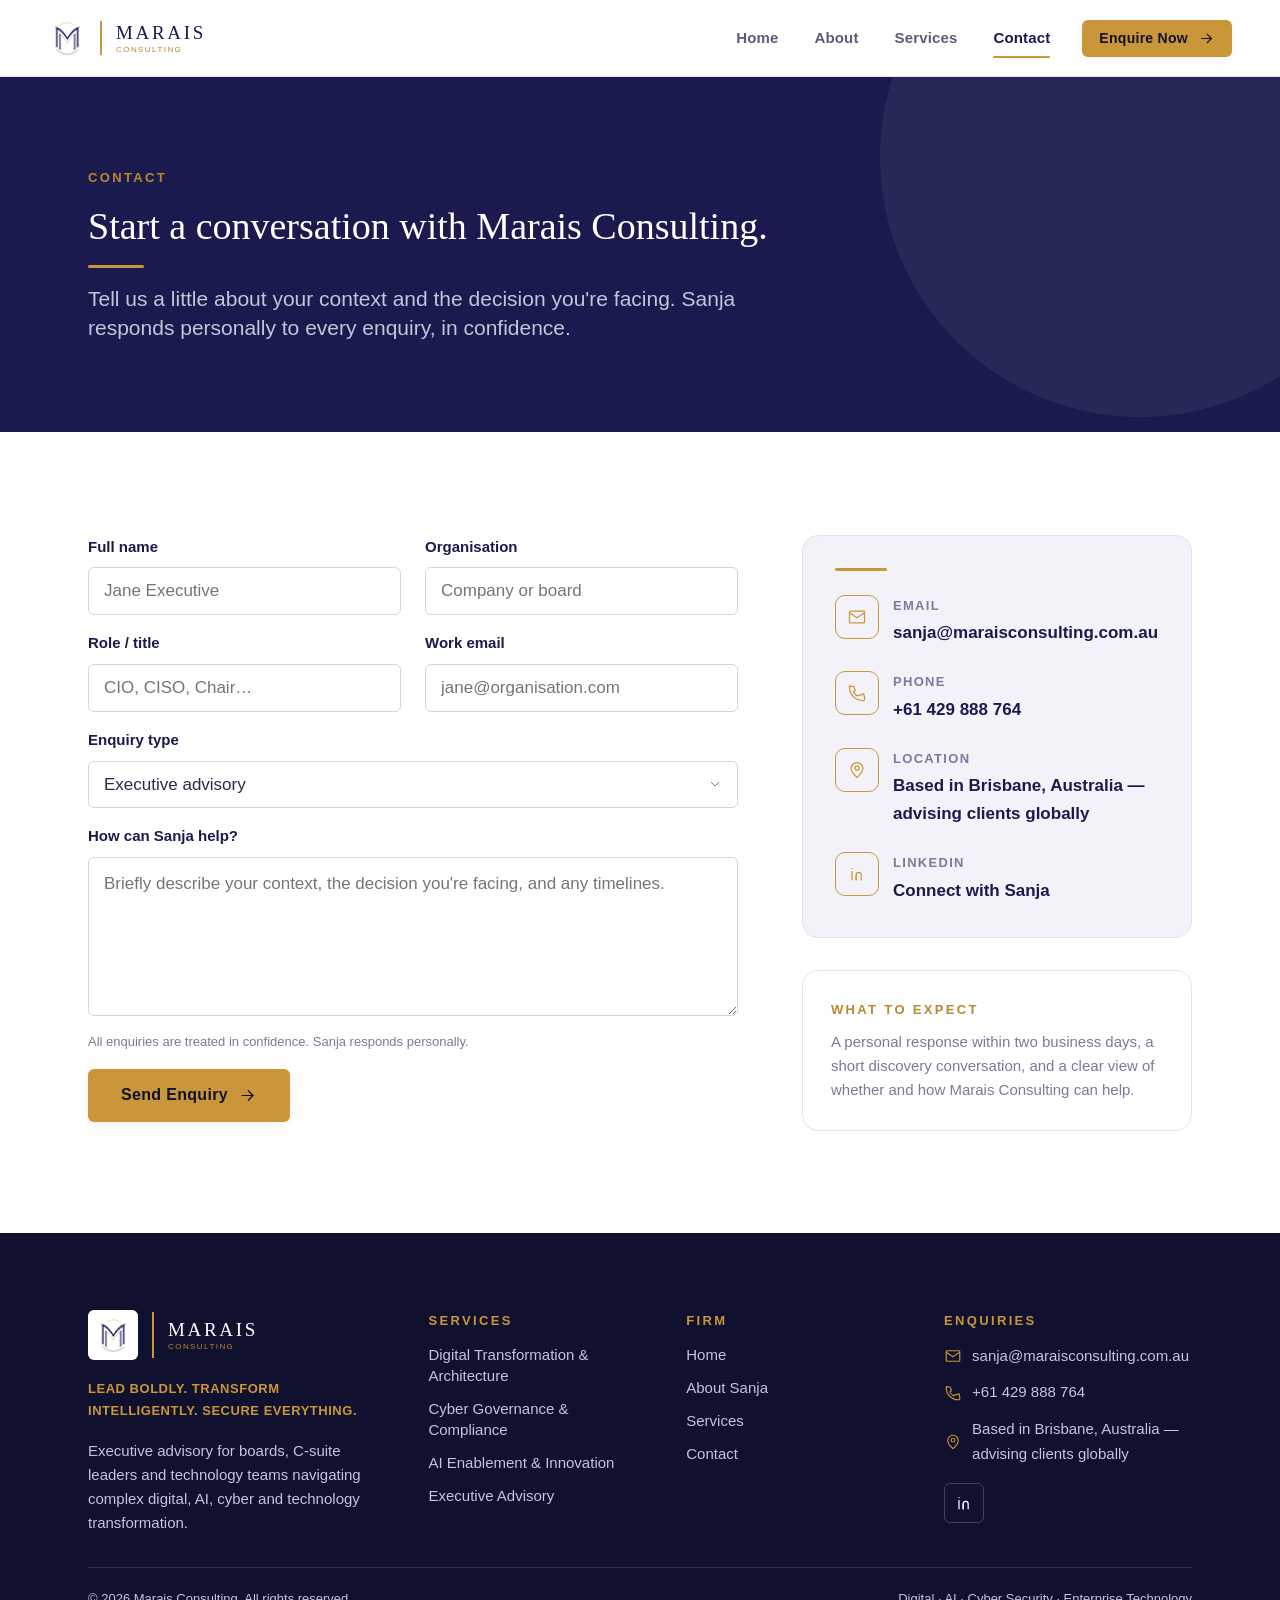
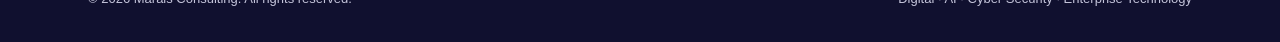
<file: contact/index.html>
<!DOCTYPE html>
<html lang="en">
<head>
<meta charset="utf-8">
<meta name="viewport" content="width=device-width, initial-scale=1">
<title>Contact — Marais Consulting</title>
<meta name="description" content="Start a conversation with Marais Consulting. Tell us a little about your context and the decision you're facing.">
<link rel="canonical" href="https://maraisconsulting.com.au/contact/">
<link rel="icon" type="image/png" href="/assets/logo/favicon-32.png">
<meta name="robots" content="index, follow, max-image-preview:large">
<meta name="author" content="Sanja Marais">
<meta name="geo.region" content="AU-QLD">
<meta name="geo.placename" content="Brisbane">
<meta property="og:type" content="website">
<meta property="og:site_name" content="Marais Consulting">
<meta property="og:locale" content="en_AU">
<meta property="og:url" content="https://maraisconsulting.com.au/contact/">
<meta property="og:title" content="Contact — Marais Consulting">
<meta property="og:description" content="Start a conversation with Marais Consulting. Tell us a little about your context and the decision you're facing.">
<meta property="og:image" content="https://maraisconsulting.com.au/assets/images/marais-consulting-social.jpg">
<meta property="og:image:width" content="1200">
<meta property="og:image:height" content="630">
<meta property="og:image:alt" content="Marais Consulting — technology, AI and cyber advisory, Brisbane, Australia">
<meta name="twitter:card" content="summary_large_image">
<meta name="twitter:title" content="Contact — Marais Consulting">
<meta name="twitter:description" content="Start a conversation with Marais Consulting. Tell us a little about your context and the decision you're facing.">
<meta name="twitter:image" content="https://maraisconsulting.com.au/assets/images/marais-consulting-social.jpg">
<link rel="apple-touch-icon" href="/assets/logo/marais-mark.png">
<link rel="sitemap" type="application/xml" href="/sitemap.xml">
<script type="application/ld+json">
{
 "@context": "https://schema.org",
 "@graph": [
  {
   "@type": "WebSite",
   "@id": "https://maraisconsulting.com.au/#website",
   "url": "https://maraisconsulting.com.au/",
   "name": "Marais Consulting",
   "publisher": {
    "@id": "https://maraisconsulting.com.au/#organization"
   },
   "inLanguage": "en-AU"
  },
  {
   "@type": "ContactPage",
   "@id": "https://maraisconsulting.com.au/contact/#webpage",
   "url": "https://maraisconsulting.com.au/contact/",
   "name": "Contact — Marais Consulting",
   "description": "Start a conversation with Marais Consulting. Tell us a little about your context and the decision you're facing.",
   "isPartOf": {
    "@id": "https://maraisconsulting.com.au/#website"
   },
   "about": {
    "@id": "https://maraisconsulting.com.au/#organization"
   },
   "primaryImageOfPage": {
    "@type": "ImageObject",
    "url": "https://maraisconsulting.com.au/assets/images/marais-consulting-social.jpg"
   },
   "inLanguage": "en-AU"
  },
  {
   "@type": [
    "Organization",
    "ProfessionalService"
   ],
   "@id": "https://maraisconsulting.com.au/#organization",
   "name": "Marais Consulting",
   "legalName": "Marais Consulting Pty Ltd",
   "url": "https://maraisconsulting.com.au/",
   "logo": {
    "@type": "ImageObject",
    "url": "https://maraisconsulting.com.au/assets/logo/marais-logo-512.png",
    "width": 512,
    "height": 512
   },
   "image": "https://maraisconsulting.com.au/assets/images/marais-consulting-social.jpg",
   "description": "Technology, AI and cyber advisory for boards, executive teams and technology leaders navigating complex transformation in healthcare, defence, government and other regulated environments.",
   "slogan": "Lead Boldly. Transform Intelligently. Secure Everything.",
   "foundingDate": "2017-05",
   "founder": {
    "@id": "https://maraisconsulting.com.au/#sanja"
   },
   "email": "sanja@maraisconsulting.com.au",
   "telephone": "+61 429 888 764",
   "address": {
    "@type": "PostalAddress",
    "addressLocality": "Brisbane",
    "addressRegion": "QLD",
    "addressCountry": "AU"
   },
   "areaServed": [
    {
     "@type": "Country",
     "name": "Australia"
    },
    "Worldwide"
   ],
   "sameAs": [
    "https://www.linkedin.com/in/sanja-marais-2981487b/"
   ],
   "knowsAbout": [
    "Digital transformation",
    "Enterprise architecture",
    "Cyber security governance",
    "ISO 27001:2022 certification",
    "IRAP assessment",
    "Essential Eight",
    "NIST Cybersecurity Framework",
    "DISP",
    "GDPR",
    "Responsible AI adoption",
    "AI governance",
    "Healthcare technology"
   ],
   "hasOfferCatalog": {
    "@type": "OfferCatalog",
    "name": "Advisory services",
    "itemListElement": [
     {
      "@type": "Offer",
      "itemOffered": {
       "@type": "Service",
       "@id": "https://maraisconsulting.com.au/services/#digital-transformation",
       "name": "Digital Transformation & Architecture",
       "url": "https://maraisconsulting.com.au/services/"
      }
     },
     {
      "@type": "Offer",
      "itemOffered": {
       "@type": "Service",
       "@id": "https://maraisconsulting.com.au/services/#cyber-governance",
       "name": "Cyber Governance & Compliance",
       "url": "https://maraisconsulting.com.au/services/"
      }
     },
     {
      "@type": "Offer",
      "itemOffered": {
       "@type": "Service",
       "@id": "https://maraisconsulting.com.au/services/#ai-enablement",
       "name": "AI Enablement & Innovation",
       "url": "https://maraisconsulting.com.au/services/"
      }
     },
     {
      "@type": "Offer",
      "itemOffered": {
       "@type": "Service",
       "@id": "https://maraisconsulting.com.au/services/#executive-advisory",
       "name": "Executive Advisory",
       "url": "https://maraisconsulting.com.au/services/"
      }
     }
    ]
   }
  },
  {
   "@type": "Person",
   "@id": "https://maraisconsulting.com.au/#sanja",
   "name": "Sanja Marais",
   "jobTitle": "Founder and Principal Consultant",
   "worksFor": {
    "@id": "https://maraisconsulting.com.au/#organization"
   },
   "image": "https://maraisconsulting.com.au/assets/images/sanja-portrait.jpg",
   "description": "Technology, security and AI executive with 25+ years of experience leading transformation across healthcare, government, defence and other regulated environments. Former Chief Technology & Security Officer at Aspen Medical.",
   "address": {
    "@type": "PostalAddress",
    "addressLocality": "Brisbane",
    "addressRegion": "QLD",
    "addressCountry": "AU"
   },
   "alumniOf": {
    "@type": "CollegeOrUniversity",
    "name": "University of Pretoria"
   },
   "hasCredential": [
    {
     "@type": "EducationalOccupationalCredential",
     "name": "ISO 27001 Lead Auditor"
    },
    {
     "@type": "EducationalOccupationalCredential",
     "name": "ISO 42001 Implementer"
    },
    {
     "@type": "EducationalOccupationalCredential",
     "name": "PRINCE2 Foundation"
    },
    {
     "@type": "EducationalOccupationalCredential",
     "name": "Master of Commerce, University of Pretoria"
    }
   ],
   "memberOf": [
    {
     "@type": "Organization",
     "name": "Women in Digital"
    }
   ],
   "knowsAbout": [
    "Digital transformation",
    "Enterprise architecture",
    "Cyber security governance",
    "ISO 27001:2022 certification",
    "IRAP assessment",
    "Essential Eight",
    "NIST Cybersecurity Framework",
    "DISP",
    "GDPR",
    "Responsible AI adoption",
    "AI governance",
    "Healthcare technology"
   ],
   "sameAs": [
    "https://www.linkedin.com/in/sanja-marais-2981487b/"
   ]
  }
 ]
}
</script>
<link rel="stylesheet" href="/styles.css">
<style>html{scroll-behavior:smooth;}body{margin:0;}</style>
</head>
<body>

<header class="site-header">
  <div class="site-header__inner">
    <a class="logo" href="/">
      <img class="logo__mark" src="/assets/logo/marais-mark.png" alt="Marais Consulting" width="38" height="38">
      <span class="logo__rule" aria-hidden="true"></span>
      <span class="logo__word"><span class="a">MARAIS</span><span class="b">CONSULTING</span></span>
    </a>
    <nav class="nav">
      <a class="nav__link" href="/">Home</a>
      <a class="nav__link" href="/about/">About</a>
      <a class="nav__link" href="/services/">Services</a>
      <a class="nav__link" href="/contact/" aria-current="page">Contact</a>
      <span class="nav__cta"><a class="btn btn--primary btn--sm" href="/contact/">Enquire Now <span class="icon">
        <svg width="17" height="17" viewBox="0 0 24 24" fill="none" stroke="currentColor" stroke-width="1.5" stroke-linecap="round" stroke-linejoin="round"><path d="M5 12h14"/><path d="M13 6l6 6-6 6"/></svg>
      </span></a></span>
    </nav>
    <button type="button" class="nav-toggle" aria-label="Toggle menu" aria-expanded="false" id="navToggle">
      <svg width="22" height="22" viewBox="0 0 24 24" fill="none" stroke="currentColor" stroke-width="1.5" stroke-linecap="round" stroke-linejoin="round"><path d="M4 7h16"/><path d="M4 12h16"/><path d="M4 17h16"/></svg>
    </button>
  </div>
  <div class="nav-panel" id="navPanel">
    <a class="nav-panel__link" href="/">Home</a>
    <a class="nav-panel__link" href="/about/">About</a>
    <a class="nav-panel__link" href="/services/">Services</a>
    <a class="nav-panel__link" href="/contact/">Contact</a>
    <a class="btn btn--primary btn--md btn--block nav-panel__cta" href="/contact/">Enquire Now</a>
  </div>
</header>

<main>

  <!-- Page intro -->
  <section class="page-intro">
    <div class="page-intro__inner">
      <div class="section-intro section-intro--on-dark" style="max-width:720px">
        <span class="section-intro__eyebrow">Contact</span>
        <h1 class="section-intro__heading">Start a conversation with Marais Consulting.</h1>
        <span class="section-intro__rule" aria-hidden="true"></span>
        <p class="section-intro__lead">Tell us a little about your context and the decision you're facing. Sanja responds personally to every enquiry, in confidence.</p>
      </div>
    </div>
  </section>

  <section class="section">
    <div class="wrap contact-grid">

      <div>
        <form class="form-grid" id="contactForm" action="https://formspree.io/f/xpqvzqyy" method="POST" novalidate>
          <input type="hidden" name="_subject" value="New enquiry — Marais Consulting website">
          <input type="text" name="_gotcha" style="display:none" tabindex="-1" autocomplete="off">
          <div class="form-field">
            <label class="form-label" for="cf-name">Full name</label>
            <input class="form-input" id="cf-name" name="name" type="text" required autocomplete="name" placeholder="Jane Executive">
          </div>
          <div class="form-field">
            <label class="form-label" for="cf-org">Organisation</label>
            <input class="form-input" id="cf-org" name="organisation" type="text" autocomplete="organization" placeholder="Company or board">
          </div>
          <div class="form-field">
            <label class="form-label" for="cf-role">Role / title</label>
            <input class="form-input" id="cf-role" name="role" type="text" placeholder="CIO, CISO, Chair…">
          </div>
          <div class="form-field">
            <label class="form-label" for="cf-email">Work email</label>
            <input class="form-input" id="cf-email" name="email" type="email" required autocomplete="email" placeholder="jane@organisation.com">
          </div>
          <div class="form-field form-field--full">
            <label class="form-label" for="cf-type">Enquiry type</label>
            <select class="form-select" id="cf-type" name="enquiryType">
              <option>Executive advisory</option>
              <option>Fractional CTO / CIO / CISO</option>
              <option>Cyber governance uplift</option>
              <option>AI strategy &amp; roadmap</option>
              <option>Digital transformation &amp; architecture</option>
              <option>Speaking or chairing</option>
              <option>Board or executive briefing</option>
              <option>Other</option>
            </select>
          </div>
          <div class="form-field form-field--full">
            <label class="form-label" for="cf-msg">How can Sanja help?</label>
            <textarea class="form-textarea" id="cf-msg" name="message" rows="5" required placeholder="Briefly describe your context, the decision you're facing, and any timelines."></textarea>
            <span class="form-hint">All enquiries are treated in confidence. Sanja responds personally.</span>
          </div>
          <div class="form-field form-field--full">
            <div class="form-error is-hidden" id="formError" role="alert"></div>
            <button type="submit" class="btn btn--primary btn--lg" id="cf-submit"><span class="btn-label">Send Enquiry</span> <span class="icon"><svg width="19" height="19" viewBox="0 0 24 24" fill="none" stroke="currentColor" stroke-width="1.5" stroke-linecap="round" stroke-linejoin="round"><path d="M5 12h14"/><path d="M13 6l6 6-6 6"/></svg></span></button>
          </div>
        </form>

        <div class="form-success is-hidden" id="formSuccess">
          <span class="form-success__rule" aria-hidden="true"></span>
          <h3 class="form-success__title">Thank you — your enquiry is received.</h3>
          <p class="form-success__text">Sanja will respond personally, usually within two business days.</p>
        </div>
      </div>

      <aside>
        <div class="contact-details">
          <span class="contact-details__rule" aria-hidden="true"></span>
          <a class="detail-item" href="mailto:sanja@maraisconsulting.com.au">
            <span class="detail-item__icon"><svg width="20" height="20" viewBox="0 0 24 24" fill="none" stroke="currentColor" stroke-width="1.5" stroke-linecap="round" stroke-linejoin="round"><path d="M4 5h16a1 1 0 011 1v12a1 1 0 01-1 1H4a1 1 0 01-1-1V6a1 1 0 011-1z"/><path d="M3 7l9 6 9-6"/></svg></span>
            <span class="detail-item__body"><span class="detail-item__label">Email</span><span class="detail-item__value">sanja@maraisconsulting.com.au</span></span>
          </a>
          <a class="detail-item" href="tel:+61429888764">
            <span class="detail-item__icon"><svg width="20" height="20" viewBox="0 0 24 24" fill="none" stroke="currentColor" stroke-width="1.5" stroke-linecap="round" stroke-linejoin="round"><path d="M4 4h4l2 5-2.5 1.5a11 11 0 005 5L20 13l1 4v3a1 1 0 01-1 1A16 16 0 013 4a1 1 0 011-1"/></svg></span>
            <span class="detail-item__body"><span class="detail-item__label">Phone</span><span class="detail-item__value">+61 429 888 764</span></span>
          </a>
          <div class="detail-item">
            <span class="detail-item__icon"><svg width="20" height="20" viewBox="0 0 24 24" fill="none" stroke="currentColor" stroke-width="1.5" stroke-linecap="round" stroke-linejoin="round"><path d="M12 21s7-6.2 7-11a7 7 0 10-14 0c0 4.8 7 11 7 11z"/><path d="M12 12a2.5 2.5 0 100-5 2.5 2.5 0 000 5z"/></svg></span>
            <span class="detail-item__body"><span class="detail-item__label">Location</span><span class="detail-item__value">Based in Brisbane, Australia — advising clients globally</span></span>
          </div>
          <a class="detail-item" href="https://www.linkedin.com/in/sanja-marais-2981487b/" target="_blank" rel="noopener">
            <span class="detail-item__icon"><svg width="20" height="20" viewBox="0 0 24 24" fill="none" stroke="currentColor" stroke-width="1.5" stroke-linecap="round" stroke-linejoin="round"><path d="M6 9v10"/><path d="M6 5.5v.01"/><path d="M11 19v-6a3 3 0 016 0v6"/><path d="M11 13v6"/></svg></span>
            <span class="detail-item__body"><span class="detail-item__label">LinkedIn</span><span class="detail-item__value">Connect with Sanja</span></span>
          </a>
        </div>
        <div class="contact-note">
          <span class="contact-note__eyebrow">What to expect</span>
          <p class="contact-note__text">A personal response within two business days, a short discovery conversation, and a clear view of whether and how Marais Consulting can help.</p>
        </div>
      </aside>

    </div>
  </section>

</main>

<footer class="footer">
  <div class="footer__grid">
    <div class="footer__brand">
      <a class="logo" href="/">
        <span style="display:inline-flex;background:#fff;border-radius:var(--radius-sm);padding:6px"><img class="logo__mark" src="/assets/logo/marais-mark.png" alt="Marais Consulting" width="38" height="38"></span>
        <span class="logo__rule" aria-hidden="true"></span>
        <span class="logo__word"><span class="a">MARAIS</span><span class="b">CONSULTING</span></span>
      </a>
      <p class="footer__tagline">LEAD BOLDLY. TRANSFORM INTELLIGENTLY. SECURE EVERYTHING.</p>
      <p class="footer__desc">Executive advisory for boards, C-suite leaders and technology teams navigating complex digital, AI, cyber and technology transformation.</p>
    </div>
    <div class="footer__col">
      <span class="footer__heading">Services</span>
      <a class="footer__link" href="/services/">Digital Transformation &amp; Architecture</a>
      <a class="footer__link" href="/services/">Cyber Governance &amp; Compliance</a>
      <a class="footer__link" href="/services/">AI Enablement &amp; Innovation</a>
      <a class="footer__link" href="/services/">Executive Advisory</a>
    </div>
    <div class="footer__col">
      <span class="footer__heading">Firm</span>
      <a class="footer__link" href="/">Home</a>
      <a class="footer__link" href="/about/">About Sanja</a>
      <a class="footer__link" href="/services/">Services</a>
      <a class="footer__link" href="/contact/">Contact</a>
    </div>
    <div class="footer__col">
      <span class="footer__heading">Enquiries</span>
      <a class="footer__contact-item" href="mailto:sanja@maraisconsulting.com.au"><span class="icon"><svg width="18" height="18" viewBox="0 0 24 24" fill="none" stroke="currentColor" stroke-width="1.5" stroke-linecap="round" stroke-linejoin="round"><path d="M4 5h16a1 1 0 011 1v12a1 1 0 01-1 1H4a1 1 0 01-1-1V6a1 1 0 011-1z"/><path d="M3 7l9 6 9-6"/></svg></span>sanja@maraisconsulting.com.au</a>
      <a class="footer__contact-item" href="tel:+61429888764"><span class="icon"><svg width="18" height="18" viewBox="0 0 24 24" fill="none" stroke="currentColor" stroke-width="1.5" stroke-linecap="round" stroke-linejoin="round"><path d="M4 4h4l2 5-2.5 1.5a11 11 0 005 5L20 13l1 4v3a1 1 0 01-1 1A16 16 0 013 4a1 1 0 011-1"/></svg></span>+61 429 888 764</a>
      <span class="footer__contact-item"><span class="icon"><svg width="18" height="18" viewBox="0 0 24 24" fill="none" stroke="currentColor" stroke-width="1.5" stroke-linecap="round" stroke-linejoin="round"><path d="M12 21s7-6.2 7-11a7 7 0 10-14 0c0 4.8 7 11 7 11z"/><path d="M12 12a2.5 2.5 0 100-5 2.5 2.5 0 000 5z"/></svg></span>Based in Brisbane, Australia — advising clients globally</span>
      <a class="footer__linkedin" href="https://www.linkedin.com/in/sanja-marais-2981487b/" target="_blank" rel="noopener" aria-label="LinkedIn"><svg width="20" height="20" viewBox="0 0 24 24" fill="none" stroke="currentColor" stroke-width="1.5" stroke-linecap="round" stroke-linejoin="round"><path d="M6 9v10"/><path d="M6 5.5v.01"/><path d="M11 19v-6a3 3 0 016 0v6"/><path d="M11 13v6"/></svg></a>
    </div>
  </div>
  <div class="footer__bottom">
    <div class="footer__rule"></div>
    <div class="footer__meta">
      <span>© <span id="year"></span> Marais Consulting. All rights reserved.</span>
      <span>Digital · AI · Cyber Security · Enterprise Technology</span>
    </div>
  </div>
</footer>

<script src="/nav.js"></script>
<script>
  var form = document.getElementById("contactForm");
  var success = document.getElementById("formSuccess");
  var errorBox = document.getElementById("formError");
  var submitBtn = document.getElementById("cf-submit");
  var submitLabel = submitBtn.querySelector(".btn-label");

  function showError(message) {
    errorBox.textContent = message;
    errorBox.classList.remove("is-hidden");
    errorBox.scrollIntoView({ behavior: "smooth", block: "center" });
  }

  form.addEventListener("submit", function (e) {
    e.preventDefault();
    if (!form.checkValidity()) { form.reportValidity(); return; }

    errorBox.classList.add("is-hidden");
    submitBtn.disabled = true;
    submitLabel.textContent = "Sending…";

    fetch(form.action, {
      method: form.method,
      body: new FormData(form),
      headers: { "Accept": "application/json" }
    })
      .then(function (response) {
        if (response.ok) {
          form.classList.add("is-hidden");
          success.classList.remove("is-hidden");
          success.scrollIntoView({ behavior: "smooth", block: "start" });
          return;
        }
        return response.json().then(function (data) {
          var detail = data && data.errors && data.errors.length
            ? data.errors.map(function (err) { return err.message; }).join(", ")
            : "";
          showError(detail || "Something went wrong sending your enquiry. Please try again, or email sanja@maraisconsulting.com.au directly.");
        });
      })
      .catch(function () {
        showError("Something went wrong sending your enquiry. Please check your connection and try again, or email sanja@maraisconsulting.com.au directly.");
      })
      .finally(function () {
        submitBtn.disabled = false;
        submitLabel.textContent = "Send Enquiry";
      });
  });
</script>
</body>
</html>
</file>
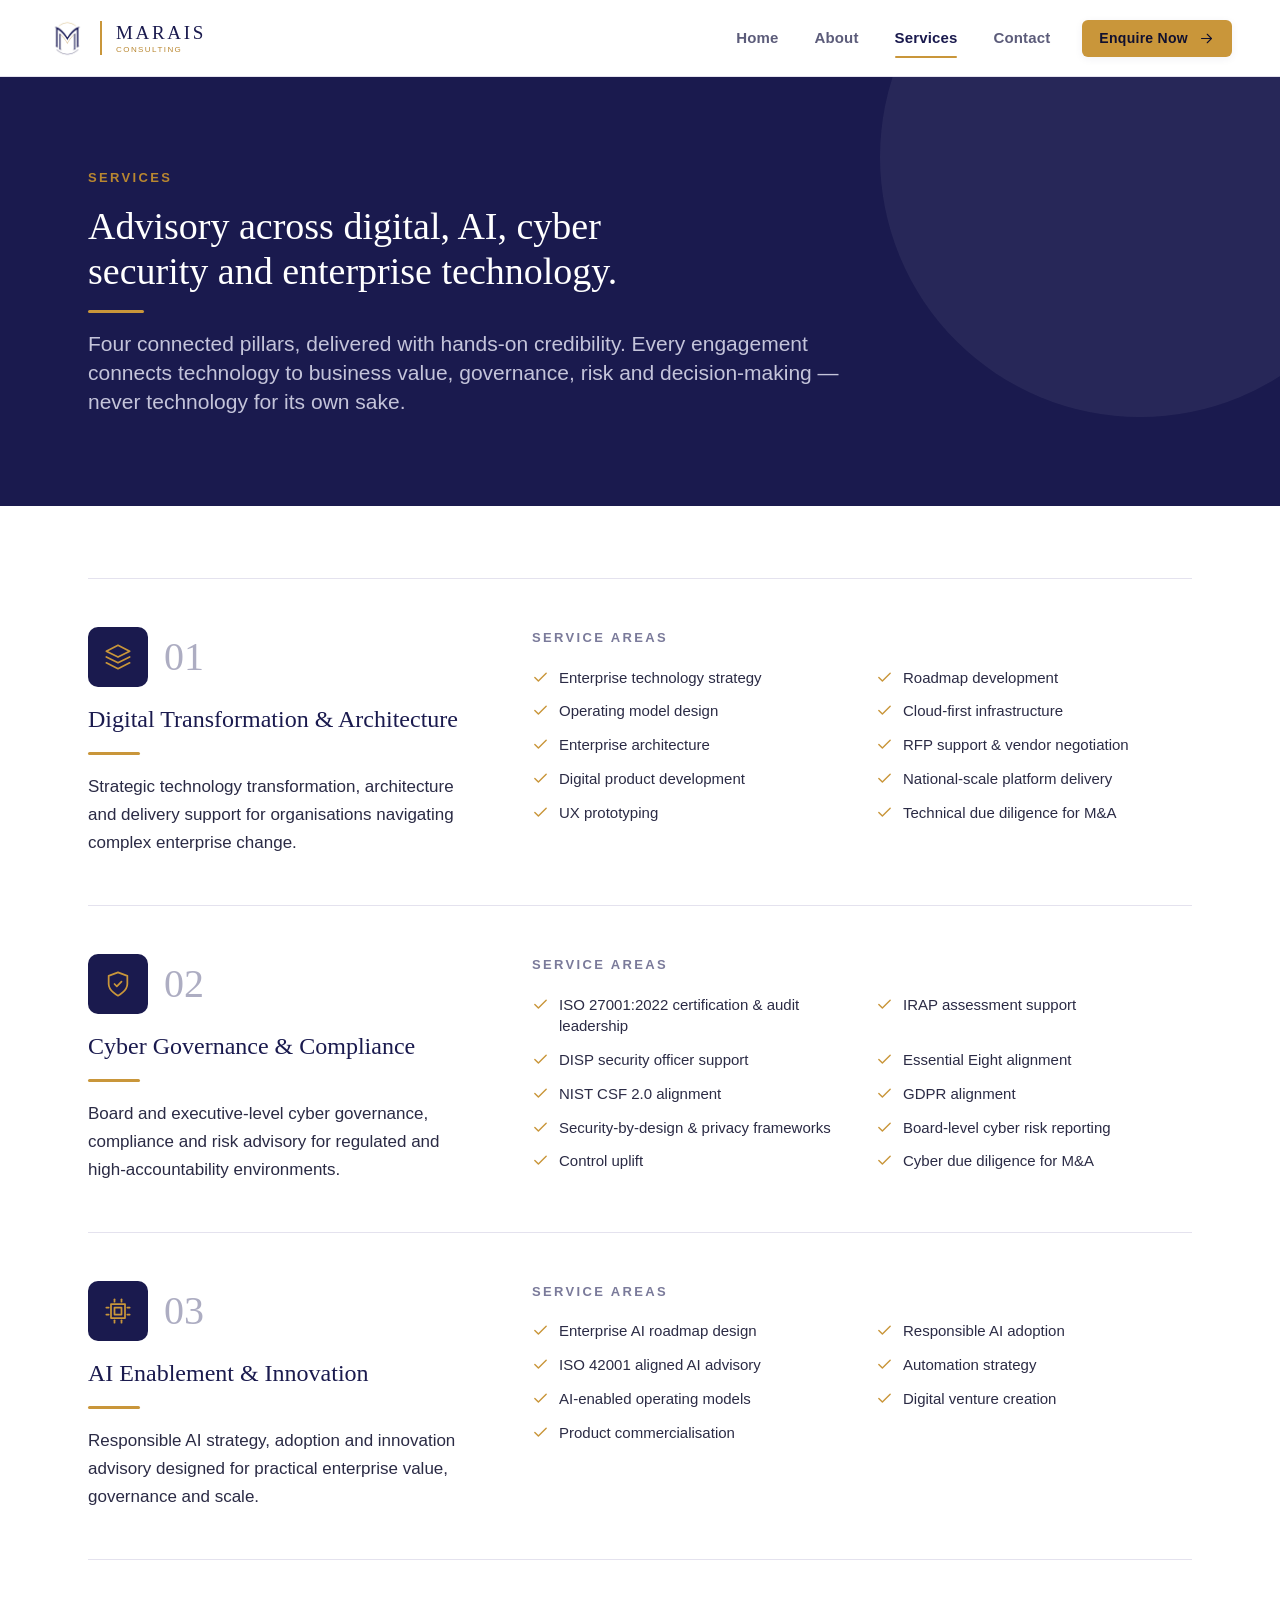
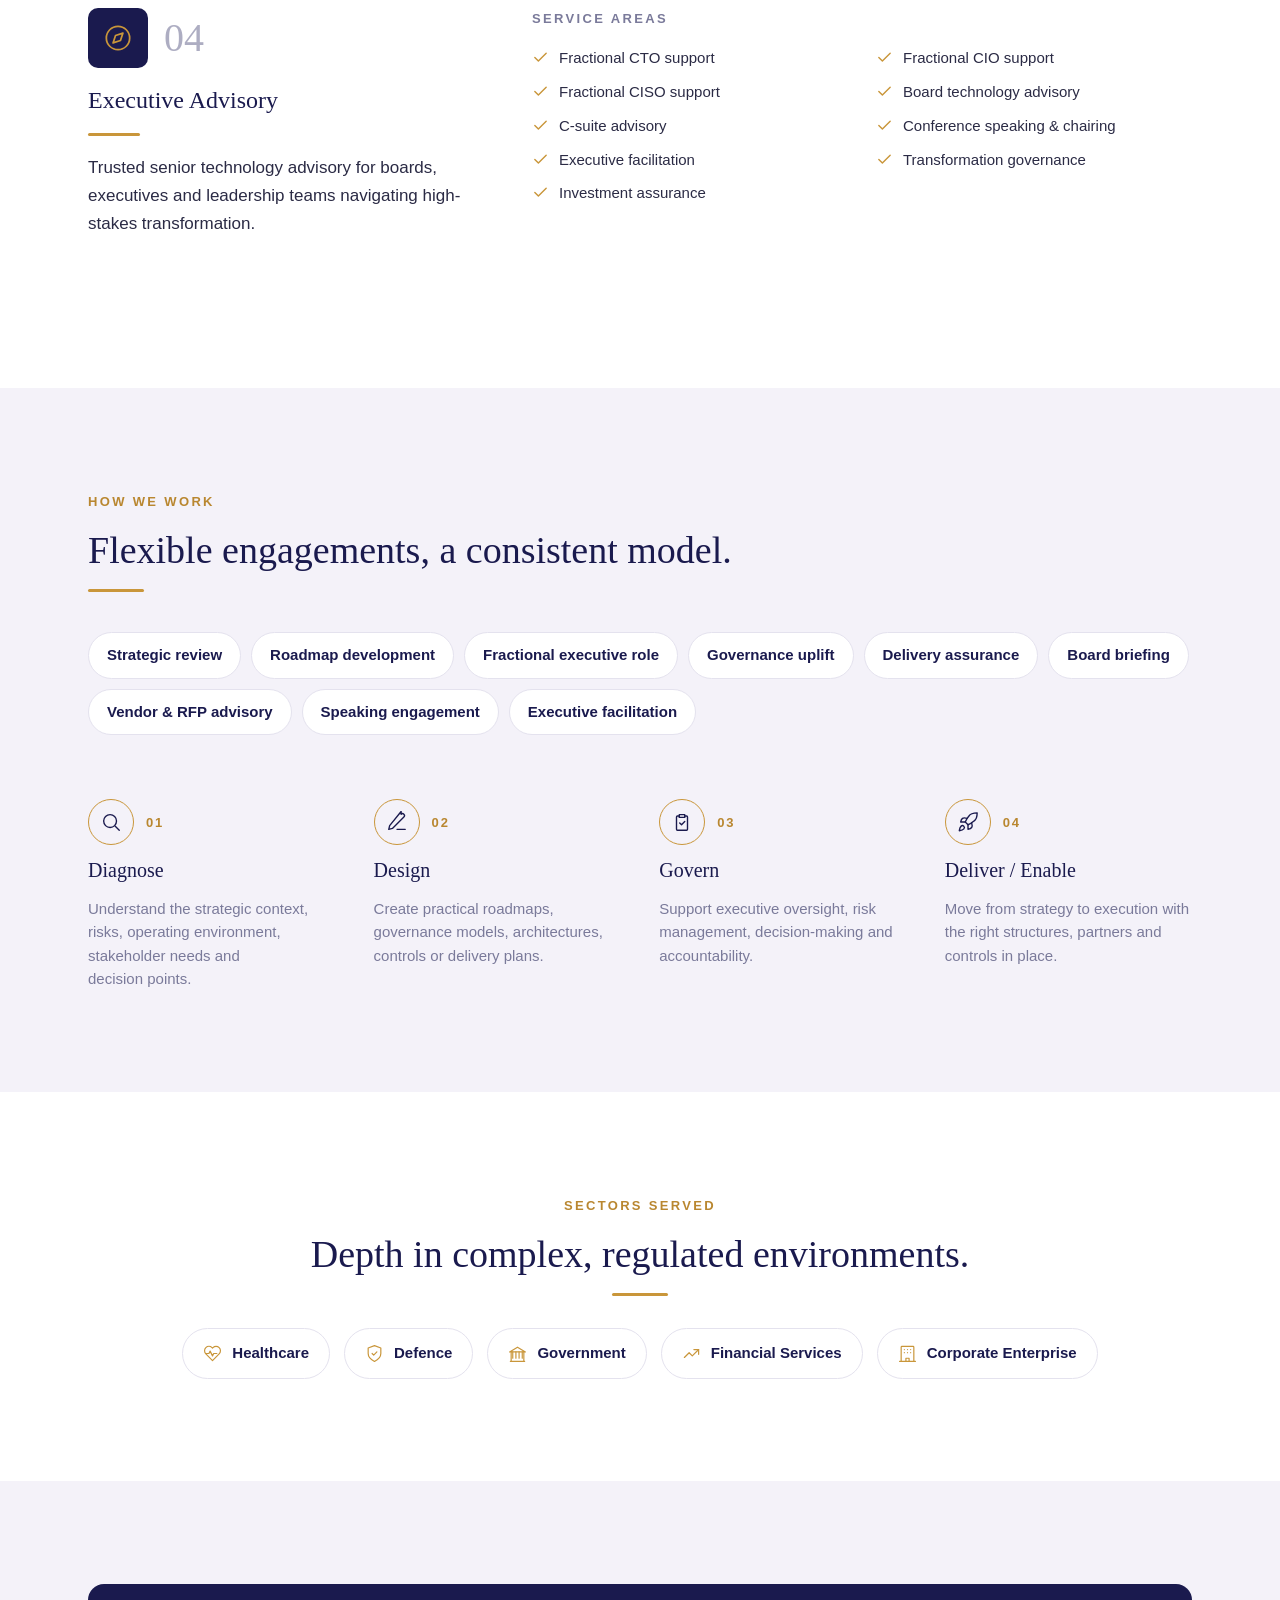
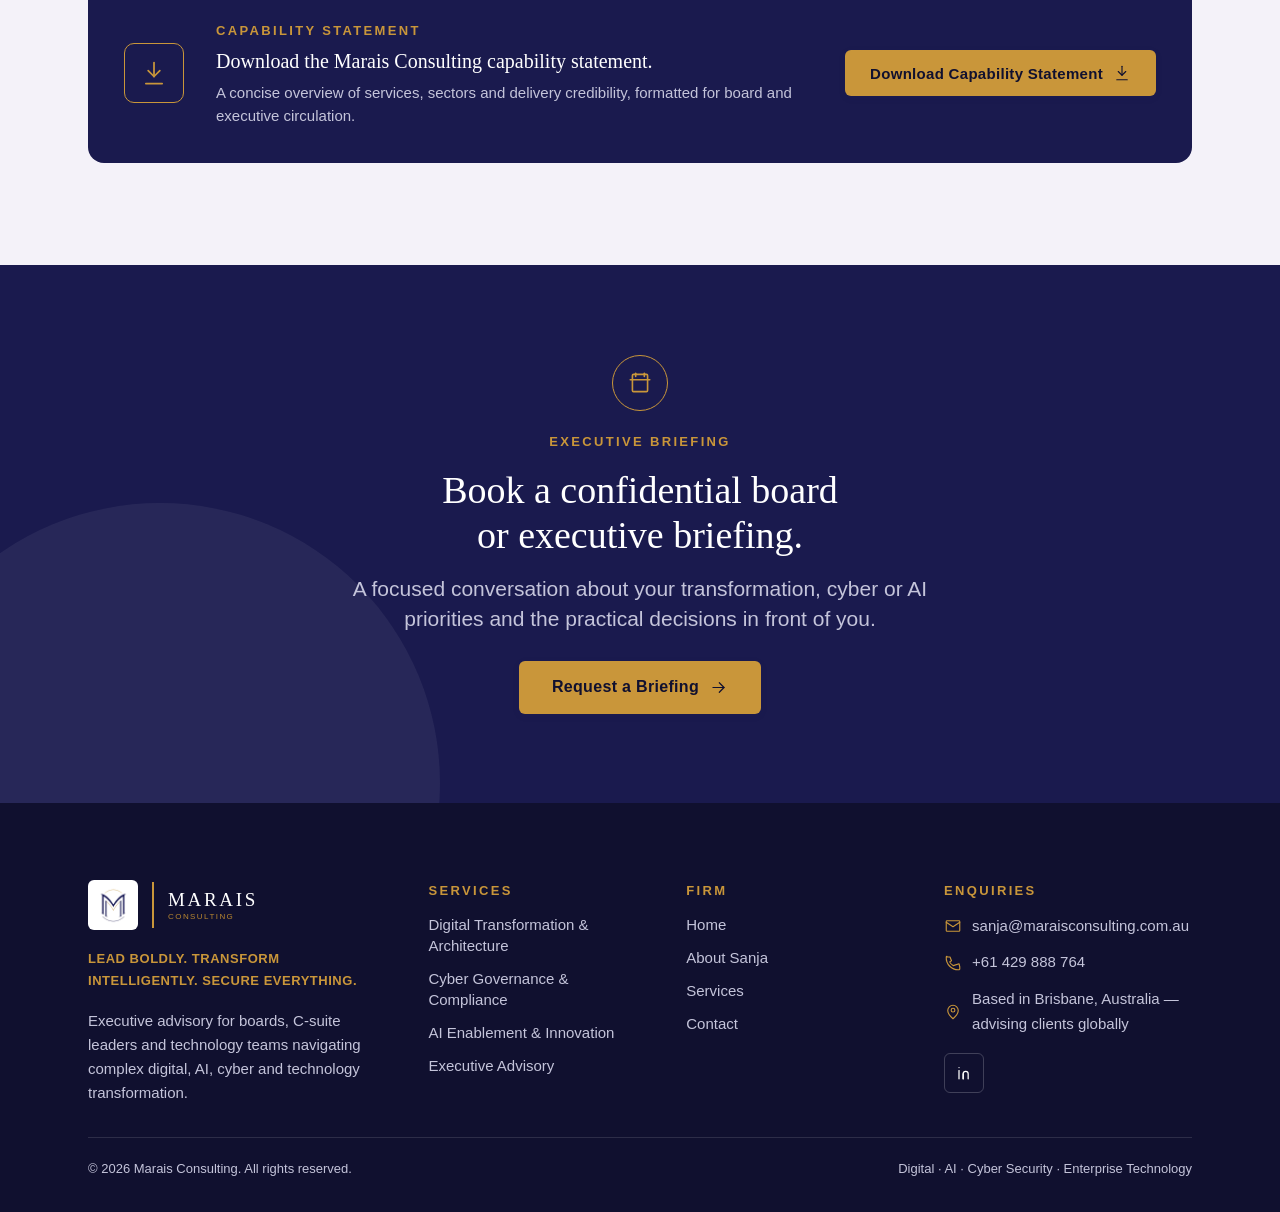
<file: services/index.html>
<!DOCTYPE html>
<html lang="en">
<head>
<meta charset="utf-8">
<meta name="viewport" content="width=device-width, initial-scale=1">
<title>Services — Marais Consulting</title>
<meta name="description" content="Advisory across digital transformation, cyber governance, AI enablement and executive advisory — delivered with hands-on credibility.">
<link rel="canonical" href="https://maraisconsulting.com.au/services/">
<link rel="icon" type="image/png" href="/assets/logo/favicon-32.png">
<meta name="robots" content="index, follow, max-image-preview:large">
<meta name="author" content="Sanja Marais">
<meta name="geo.region" content="AU-QLD">
<meta name="geo.placename" content="Brisbane">
<meta property="og:type" content="website">
<meta property="og:site_name" content="Marais Consulting">
<meta property="og:locale" content="en_AU">
<meta property="og:url" content="https://maraisconsulting.com.au/services/">
<meta property="og:title" content="Services — Marais Consulting">
<meta property="og:description" content="Advisory across digital transformation, cyber governance, AI enablement and executive advisory — delivered with hands-on credibility.">
<meta property="og:image" content="https://maraisconsulting.com.au/assets/images/marais-consulting-social.jpg">
<meta property="og:image:width" content="1200">
<meta property="og:image:height" content="630">
<meta property="og:image:alt" content="Marais Consulting — technology, AI and cyber advisory, Brisbane, Australia">
<meta name="twitter:card" content="summary_large_image">
<meta name="twitter:title" content="Services — Marais Consulting">
<meta name="twitter:description" content="Advisory across digital transformation, cyber governance, AI enablement and executive advisory — delivered with hands-on credibility.">
<meta name="twitter:image" content="https://maraisconsulting.com.au/assets/images/marais-consulting-social.jpg">
<link rel="apple-touch-icon" href="/assets/logo/marais-mark.png">
<link rel="sitemap" type="application/xml" href="/sitemap.xml">
<script type="application/ld+json">
{
 "@context": "https://schema.org",
 "@graph": [
  {
   "@type": "WebSite",
   "@id": "https://maraisconsulting.com.au/#website",
   "url": "https://maraisconsulting.com.au/",
   "name": "Marais Consulting",
   "publisher": {
    "@id": "https://maraisconsulting.com.au/#organization"
   },
   "inLanguage": "en-AU"
  },
  {
   "@type": "WebPage",
   "@id": "https://maraisconsulting.com.au/services/#webpage",
   "url": "https://maraisconsulting.com.au/services/",
   "name": "Services — Marais Consulting",
   "description": "Advisory across digital transformation, cyber governance, AI enablement and executive advisory — delivered with hands-on credibility.",
   "isPartOf": {
    "@id": "https://maraisconsulting.com.au/#website"
   },
   "about": {
    "@id": "https://maraisconsulting.com.au/#organization"
   },
   "primaryImageOfPage": {
    "@type": "ImageObject",
    "url": "https://maraisconsulting.com.au/assets/images/marais-consulting-social.jpg"
   },
   "inLanguage": "en-AU"
  },
  {
   "@type": [
    "Organization",
    "ProfessionalService"
   ],
   "@id": "https://maraisconsulting.com.au/#organization",
   "name": "Marais Consulting",
   "legalName": "Marais Consulting Pty Ltd",
   "url": "https://maraisconsulting.com.au/",
   "logo": {
    "@type": "ImageObject",
    "url": "https://maraisconsulting.com.au/assets/logo/marais-logo-512.png",
    "width": 512,
    "height": 512
   },
   "image": "https://maraisconsulting.com.au/assets/images/marais-consulting-social.jpg",
   "description": "Technology, AI and cyber advisory for boards, executive teams and technology leaders navigating complex transformation in healthcare, defence, government and other regulated environments.",
   "slogan": "Lead Boldly. Transform Intelligently. Secure Everything.",
   "foundingDate": "2017-05",
   "founder": {
    "@id": "https://maraisconsulting.com.au/#sanja"
   },
   "email": "sanja@maraisconsulting.com.au",
   "telephone": "+61 429 888 764",
   "address": {
    "@type": "PostalAddress",
    "addressLocality": "Brisbane",
    "addressRegion": "QLD",
    "addressCountry": "AU"
   },
   "areaServed": [
    {
     "@type": "Country",
     "name": "Australia"
    },
    "Worldwide"
   ],
   "sameAs": [
    "https://www.linkedin.com/in/sanja-marais-2981487b/"
   ],
   "knowsAbout": [
    "Digital transformation",
    "Enterprise architecture",
    "Cyber security governance",
    "ISO 27001:2022 certification",
    "IRAP assessment",
    "Essential Eight",
    "NIST Cybersecurity Framework",
    "DISP",
    "GDPR",
    "Responsible AI adoption",
    "AI governance",
    "Healthcare technology"
   ],
   "hasOfferCatalog": {
    "@type": "OfferCatalog",
    "name": "Advisory services",
    "itemListElement": [
     {
      "@type": "Offer",
      "itemOffered": {
       "@type": "Service",
       "@id": "https://maraisconsulting.com.au/services/#digital-transformation",
       "name": "Digital Transformation & Architecture",
       "url": "https://maraisconsulting.com.au/services/"
      }
     },
     {
      "@type": "Offer",
      "itemOffered": {
       "@type": "Service",
       "@id": "https://maraisconsulting.com.au/services/#cyber-governance",
       "name": "Cyber Governance & Compliance",
       "url": "https://maraisconsulting.com.au/services/"
      }
     },
     {
      "@type": "Offer",
      "itemOffered": {
       "@type": "Service",
       "@id": "https://maraisconsulting.com.au/services/#ai-enablement",
       "name": "AI Enablement & Innovation",
       "url": "https://maraisconsulting.com.au/services/"
      }
     },
     {
      "@type": "Offer",
      "itemOffered": {
       "@type": "Service",
       "@id": "https://maraisconsulting.com.au/services/#executive-advisory",
       "name": "Executive Advisory",
       "url": "https://maraisconsulting.com.au/services/"
      }
     }
    ]
   }
  },
  {
   "@type": "Person",
   "@id": "https://maraisconsulting.com.au/#sanja",
   "name": "Sanja Marais",
   "jobTitle": "Founder and Principal Consultant",
   "worksFor": {
    "@id": "https://maraisconsulting.com.au/#organization"
   },
   "image": "https://maraisconsulting.com.au/assets/images/sanja-portrait.jpg",
   "description": "Technology, security and AI executive with 25+ years of experience leading transformation across healthcare, government, defence and other regulated environments. Former Chief Technology & Security Officer at Aspen Medical.",
   "address": {
    "@type": "PostalAddress",
    "addressLocality": "Brisbane",
    "addressRegion": "QLD",
    "addressCountry": "AU"
   },
   "alumniOf": {
    "@type": "CollegeOrUniversity",
    "name": "University of Pretoria"
   },
   "hasCredential": [
    {
     "@type": "EducationalOccupationalCredential",
     "name": "ISO 27001 Lead Auditor"
    },
    {
     "@type": "EducationalOccupationalCredential",
     "name": "ISO 42001 Implementer"
    },
    {
     "@type": "EducationalOccupationalCredential",
     "name": "PRINCE2 Foundation"
    },
    {
     "@type": "EducationalOccupationalCredential",
     "name": "Master of Commerce, University of Pretoria"
    }
   ],
   "memberOf": [
    {
     "@type": "Organization",
     "name": "Women in Digital"
    }
   ],
   "knowsAbout": [
    "Digital transformation",
    "Enterprise architecture",
    "Cyber security governance",
    "ISO 27001:2022 certification",
    "IRAP assessment",
    "Essential Eight",
    "NIST Cybersecurity Framework",
    "DISP",
    "GDPR",
    "Responsible AI adoption",
    "AI governance",
    "Healthcare technology"
   ],
   "sameAs": [
    "https://www.linkedin.com/in/sanja-marais-2981487b/"
   ]
  },
  {
   "@type": "Service",
   "@id": "https://maraisconsulting.com.au/services/#digital-transformation",
   "name": "Digital Transformation & Architecture",
   "description": "Strategic technology transformation, architecture and delivery support for organisations navigating complex enterprise change.",
   "provider": {
    "@id": "https://maraisconsulting.com.au/#organization"
   },
   "areaServed": [
    {
     "@type": "Country",
     "name": "Australia"
    },
    "Worldwide"
   ],
   "serviceType": "Digital Transformation & Architecture"
  },
  {
   "@type": "Service",
   "@id": "https://maraisconsulting.com.au/services/#cyber-governance",
   "name": "Cyber Governance & Compliance",
   "description": "Board and executive-level cyber governance, compliance and risk advisory for regulated and high-accountability environments, including ISO 27001:2022, IRAP, DISP, Essential Eight and NIST CSF.",
   "provider": {
    "@id": "https://maraisconsulting.com.au/#organization"
   },
   "areaServed": [
    {
     "@type": "Country",
     "name": "Australia"
    },
    "Worldwide"
   ],
   "serviceType": "Cyber Governance & Compliance"
  },
  {
   "@type": "Service",
   "@id": "https://maraisconsulting.com.au/services/#ai-enablement",
   "name": "AI Enablement & Innovation",
   "description": "Responsible AI strategy, adoption and innovation advisory designed for practical enterprise value, governance and scale.",
   "provider": {
    "@id": "https://maraisconsulting.com.au/#organization"
   },
   "areaServed": [
    {
     "@type": "Country",
     "name": "Australia"
    },
    "Worldwide"
   ],
   "serviceType": "AI Enablement & Innovation"
  },
  {
   "@type": "Service",
   "@id": "https://maraisconsulting.com.au/services/#executive-advisory",
   "name": "Executive Advisory",
   "description": "Trusted senior technology advisory and fractional executive leadership for boards, executives and leadership teams navigating high-stakes transformation.",
   "provider": {
    "@id": "https://maraisconsulting.com.au/#organization"
   },
   "areaServed": [
    {
     "@type": "Country",
     "name": "Australia"
    },
    "Worldwide"
   ],
   "serviceType": "Executive Advisory"
  }
 ]
}
</script>
<link rel="stylesheet" href="/styles.css">
<style>html{scroll-behavior:smooth;}body{margin:0;}</style>
</head>
<body>

<header class="site-header">
  <div class="site-header__inner">
    <a class="logo" href="/">
      <img class="logo__mark" src="/assets/logo/marais-mark.png" alt="Marais Consulting" width="38" height="38">
      <span class="logo__rule" aria-hidden="true"></span>
      <span class="logo__word"><span class="a">MARAIS</span><span class="b">CONSULTING</span></span>
    </a>
    <nav class="nav">
      <a class="nav__link" href="/">Home</a>
      <a class="nav__link" href="/about/">About</a>
      <a class="nav__link" href="/services/" aria-current="page">Services</a>
      <a class="nav__link" href="/contact/">Contact</a>
      <span class="nav__cta"><a class="btn btn--primary btn--sm" href="/contact/">Enquire Now <span class="icon">
        <svg width="17" height="17" viewBox="0 0 24 24" fill="none" stroke="currentColor" stroke-width="1.5" stroke-linecap="round" stroke-linejoin="round"><path d="M5 12h14"/><path d="M13 6l6 6-6 6"/></svg>
      </span></a></span>
    </nav>
    <button type="button" class="nav-toggle" aria-label="Toggle menu" aria-expanded="false" id="navToggle">
      <svg width="22" height="22" viewBox="0 0 24 24" fill="none" stroke="currentColor" stroke-width="1.5" stroke-linecap="round" stroke-linejoin="round"><path d="M4 7h16"/><path d="M4 12h16"/><path d="M4 17h16"/></svg>
    </button>
  </div>
  <div class="nav-panel" id="navPanel">
    <a class="nav-panel__link" href="/">Home</a>
    <a class="nav-panel__link" href="/about/">About</a>
    <a class="nav-panel__link" href="/services/">Services</a>
    <a class="nav-panel__link" href="/contact/">Contact</a>
    <a class="btn btn--primary btn--md btn--block nav-panel__cta" href="/contact/">Enquire Now</a>
  </div>
</header>

<main>

  <!-- Page intro -->
  <section class="page-intro">
    <div class="page-intro__inner">
      <div class="section-intro section-intro--on-dark" style="max-width:760px">
        <span class="section-intro__eyebrow">Services</span>
        <h1 class="section-intro__heading">Advisory across digital, AI, cyber security and enterprise technology.</h1>
        <span class="section-intro__rule" aria-hidden="true"></span>
        <p class="section-intro__lead">Four connected pillars, delivered with hands-on credibility. Every engagement connects technology to business value, governance, risk and decision-making — never technology for its own sake.</p>
      </div>
    </div>
  </section>

  <!-- Pillars -->
  <section class="section" style="padding-top:0">
    <div class="wrap" style="padding-top:calc(var(--section-y) * 0.7)">

      <article class="service-pillar">
        <div class="service-pillar__meta">
          <div class="service-pillar__top">
            <span class="service-pillar__icon"><svg width="28" height="28" viewBox="0 0 24 24" fill="none" stroke="currentColor" stroke-width="1.5" stroke-linecap="round" stroke-linejoin="round"><path d="M12 2 2 7l10 5 10-5-10-5z"/><path d="M2 17l10 5 10-5"/><path d="M2 12l10 5 10-5"/></svg></span>
            <span class="service-pillar__index">01</span>
          </div>
          <h2 class="service-pillar__title">Digital Transformation &amp; Architecture</h2>
          <span class="service-pillar__rule" aria-hidden="true"></span>
          <p class="service-pillar__summary">Strategic technology transformation, architecture and delivery support for organisations navigating complex enterprise change.</p>
        </div>
        <div>
          <span class="service-pillar__areas-label">Service areas</span>
          <ul class="service-pillar__areas">
            <li><span class="icon"><svg width="17" height="17" viewBox="0 0 24 24" fill="none" stroke="currentColor" stroke-width="2" stroke-linecap="round" stroke-linejoin="round"><path d="M20 6L9 17l-5-5"/></svg></span><span>Enterprise technology strategy</span></li>
            <li><span class="icon"><svg width="17" height="17" viewBox="0 0 24 24" fill="none" stroke="currentColor" stroke-width="2" stroke-linecap="round" stroke-linejoin="round"><path d="M20 6L9 17l-5-5"/></svg></span><span>Roadmap development</span></li>
            <li><span class="icon"><svg width="17" height="17" viewBox="0 0 24 24" fill="none" stroke="currentColor" stroke-width="2" stroke-linecap="round" stroke-linejoin="round"><path d="M20 6L9 17l-5-5"/></svg></span><span>Operating model design</span></li>
            <li><span class="icon"><svg width="17" height="17" viewBox="0 0 24 24" fill="none" stroke="currentColor" stroke-width="2" stroke-linecap="round" stroke-linejoin="round"><path d="M20 6L9 17l-5-5"/></svg></span><span>Cloud-first infrastructure</span></li>
            <li><span class="icon"><svg width="17" height="17" viewBox="0 0 24 24" fill="none" stroke="currentColor" stroke-width="2" stroke-linecap="round" stroke-linejoin="round"><path d="M20 6L9 17l-5-5"/></svg></span><span>Enterprise architecture</span></li>
            <li><span class="icon"><svg width="17" height="17" viewBox="0 0 24 24" fill="none" stroke="currentColor" stroke-width="2" stroke-linecap="round" stroke-linejoin="round"><path d="M20 6L9 17l-5-5"/></svg></span><span>RFP support &amp; vendor negotiation</span></li>
            <li><span class="icon"><svg width="17" height="17" viewBox="0 0 24 24" fill="none" stroke="currentColor" stroke-width="2" stroke-linecap="round" stroke-linejoin="round"><path d="M20 6L9 17l-5-5"/></svg></span><span>Digital product development</span></li>
            <li><span class="icon"><svg width="17" height="17" viewBox="0 0 24 24" fill="none" stroke="currentColor" stroke-width="2" stroke-linecap="round" stroke-linejoin="round"><path d="M20 6L9 17l-5-5"/></svg></span><span>National-scale platform delivery</span></li>
            <li><span class="icon"><svg width="17" height="17" viewBox="0 0 24 24" fill="none" stroke="currentColor" stroke-width="2" stroke-linecap="round" stroke-linejoin="round"><path d="M20 6L9 17l-5-5"/></svg></span><span>UX prototyping</span></li>
            <li><span class="icon"><svg width="17" height="17" viewBox="0 0 24 24" fill="none" stroke="currentColor" stroke-width="2" stroke-linecap="round" stroke-linejoin="round"><path d="M20 6L9 17l-5-5"/></svg></span><span>Technical due diligence for M&amp;A</span></li>
          </ul>
        </div>
      </article>

      <article class="service-pillar">
        <div class="service-pillar__meta">
          <div class="service-pillar__top">
            <span class="service-pillar__icon"><svg width="28" height="28" viewBox="0 0 24 24" fill="none" stroke="currentColor" stroke-width="1.5" stroke-linecap="round" stroke-linejoin="round"><path d="M12 22s8-4 8-10V5l-8-3-8 3v7c0 6 8 10 8 10z"/><path d="M9 12l2 2 4-4"/></svg></span>
            <span class="service-pillar__index">02</span>
          </div>
          <h2 class="service-pillar__title">Cyber Governance &amp; Compliance</h2>
          <span class="service-pillar__rule" aria-hidden="true"></span>
          <p class="service-pillar__summary">Board and executive-level cyber governance, compliance and risk advisory for regulated and high-accountability environments.</p>
        </div>
        <div>
          <span class="service-pillar__areas-label">Service areas</span>
          <ul class="service-pillar__areas">
            <li><span class="icon"><svg width="17" height="17" viewBox="0 0 24 24" fill="none" stroke="currentColor" stroke-width="2" stroke-linecap="round" stroke-linejoin="round"><path d="M20 6L9 17l-5-5"/></svg></span><span>ISO 27001:2022 certification &amp; audit leadership</span></li>
            <li><span class="icon"><svg width="17" height="17" viewBox="0 0 24 24" fill="none" stroke="currentColor" stroke-width="2" stroke-linecap="round" stroke-linejoin="round"><path d="M20 6L9 17l-5-5"/></svg></span><span>IRAP assessment support</span></li>
            <li><span class="icon"><svg width="17" height="17" viewBox="0 0 24 24" fill="none" stroke="currentColor" stroke-width="2" stroke-linecap="round" stroke-linejoin="round"><path d="M20 6L9 17l-5-5"/></svg></span><span>DISP security officer support</span></li>
            <li><span class="icon"><svg width="17" height="17" viewBox="0 0 24 24" fill="none" stroke="currentColor" stroke-width="2" stroke-linecap="round" stroke-linejoin="round"><path d="M20 6L9 17l-5-5"/></svg></span><span>Essential Eight alignment</span></li>
            <li><span class="icon"><svg width="17" height="17" viewBox="0 0 24 24" fill="none" stroke="currentColor" stroke-width="2" stroke-linecap="round" stroke-linejoin="round"><path d="M20 6L9 17l-5-5"/></svg></span><span>NIST CSF 2.0 alignment</span></li>
            <li><span class="icon"><svg width="17" height="17" viewBox="0 0 24 24" fill="none" stroke="currentColor" stroke-width="2" stroke-linecap="round" stroke-linejoin="round"><path d="M20 6L9 17l-5-5"/></svg></span><span>GDPR alignment</span></li>
            <li><span class="icon"><svg width="17" height="17" viewBox="0 0 24 24" fill="none" stroke="currentColor" stroke-width="2" stroke-linecap="round" stroke-linejoin="round"><path d="M20 6L9 17l-5-5"/></svg></span><span>Security-by-design &amp; privacy frameworks</span></li>
            <li><span class="icon"><svg width="17" height="17" viewBox="0 0 24 24" fill="none" stroke="currentColor" stroke-width="2" stroke-linecap="round" stroke-linejoin="round"><path d="M20 6L9 17l-5-5"/></svg></span><span>Board-level cyber risk reporting</span></li>
            <li><span class="icon"><svg width="17" height="17" viewBox="0 0 24 24" fill="none" stroke="currentColor" stroke-width="2" stroke-linecap="round" stroke-linejoin="round"><path d="M20 6L9 17l-5-5"/></svg></span><span>Control uplift</span></li>
            <li><span class="icon"><svg width="17" height="17" viewBox="0 0 24 24" fill="none" stroke="currentColor" stroke-width="2" stroke-linecap="round" stroke-linejoin="round"><path d="M20 6L9 17l-5-5"/></svg></span><span>Cyber due diligence for M&amp;A</span></li>
          </ul>
        </div>
      </article>

      <article class="service-pillar">
        <div class="service-pillar__meta">
          <div class="service-pillar__top">
            <span class="service-pillar__icon"><svg width="28" height="28" viewBox="0 0 24 24" fill="none" stroke="currentColor" stroke-width="1.5" stroke-linecap="round" stroke-linejoin="round"><path d="M6 6h12v12H6z"/><path d="M9 9h6v6H9z"/><path d="M9 2v2"/><path d="M15 2v2"/><path d="M9 20v2"/><path d="M15 20v2"/><path d="M2 9h2"/><path d="M2 15h2"/><path d="M20 9h2"/><path d="M20 15h2"/></svg></span>
            <span class="service-pillar__index">03</span>
          </div>
          <h2 class="service-pillar__title">AI Enablement &amp; Innovation</h2>
          <span class="service-pillar__rule" aria-hidden="true"></span>
          <p class="service-pillar__summary">Responsible AI strategy, adoption and innovation advisory designed for practical enterprise value, governance and scale.</p>
        </div>
        <div>
          <span class="service-pillar__areas-label">Service areas</span>
          <ul class="service-pillar__areas">
            <li><span class="icon"><svg width="17" height="17" viewBox="0 0 24 24" fill="none" stroke="currentColor" stroke-width="2" stroke-linecap="round" stroke-linejoin="round"><path d="M20 6L9 17l-5-5"/></svg></span><span>Enterprise AI roadmap design</span></li>
            <li><span class="icon"><svg width="17" height="17" viewBox="0 0 24 24" fill="none" stroke="currentColor" stroke-width="2" stroke-linecap="round" stroke-linejoin="round"><path d="M20 6L9 17l-5-5"/></svg></span><span>Responsible AI adoption</span></li>
            <li><span class="icon"><svg width="17" height="17" viewBox="0 0 24 24" fill="none" stroke="currentColor" stroke-width="2" stroke-linecap="round" stroke-linejoin="round"><path d="M20 6L9 17l-5-5"/></svg></span><span>ISO 42001 aligned AI advisory</span></li>
            <li><span class="icon"><svg width="17" height="17" viewBox="0 0 24 24" fill="none" stroke="currentColor" stroke-width="2" stroke-linecap="round" stroke-linejoin="round"><path d="M20 6L9 17l-5-5"/></svg></span><span>Automation strategy</span></li>
            <li><span class="icon"><svg width="17" height="17" viewBox="0 0 24 24" fill="none" stroke="currentColor" stroke-width="2" stroke-linecap="round" stroke-linejoin="round"><path d="M20 6L9 17l-5-5"/></svg></span><span>AI-enabled operating models</span></li>
            <li><span class="icon"><svg width="17" height="17" viewBox="0 0 24 24" fill="none" stroke="currentColor" stroke-width="2" stroke-linecap="round" stroke-linejoin="round"><path d="M20 6L9 17l-5-5"/></svg></span><span>Digital venture creation</span></li>
            <li><span class="icon"><svg width="17" height="17" viewBox="0 0 24 24" fill="none" stroke="currentColor" stroke-width="2" stroke-linecap="round" stroke-linejoin="round"><path d="M20 6L9 17l-5-5"/></svg></span><span>Product commercialisation</span></li>
          </ul>
        </div>
      </article>

      <article class="service-pillar">
        <div class="service-pillar__meta">
          <div class="service-pillar__top">
            <span class="service-pillar__icon"><svg width="28" height="28" viewBox="0 0 24 24" fill="none" stroke="currentColor" stroke-width="1.5" stroke-linecap="round" stroke-linejoin="round"><path d="M12 22a10 10 0 100-20 10 10 0 000 20z"/><path d="M16.24 7.76l-2.12 6.36-6.36 2.12 2.12-6.36z"/></svg></span>
            <span class="service-pillar__index">04</span>
          </div>
          <h2 class="service-pillar__title">Executive Advisory</h2>
          <span class="service-pillar__rule" aria-hidden="true"></span>
          <p class="service-pillar__summary">Trusted senior technology advisory for boards, executives and leadership teams navigating high-stakes transformation.</p>
        </div>
        <div>
          <span class="service-pillar__areas-label">Service areas</span>
          <ul class="service-pillar__areas">
            <li><span class="icon"><svg width="17" height="17" viewBox="0 0 24 24" fill="none" stroke="currentColor" stroke-width="2" stroke-linecap="round" stroke-linejoin="round"><path d="M20 6L9 17l-5-5"/></svg></span><span>Fractional CTO support</span></li>
            <li><span class="icon"><svg width="17" height="17" viewBox="0 0 24 24" fill="none" stroke="currentColor" stroke-width="2" stroke-linecap="round" stroke-linejoin="round"><path d="M20 6L9 17l-5-5"/></svg></span><span>Fractional CIO support</span></li>
            <li><span class="icon"><svg width="17" height="17" viewBox="0 0 24 24" fill="none" stroke="currentColor" stroke-width="2" stroke-linecap="round" stroke-linejoin="round"><path d="M20 6L9 17l-5-5"/></svg></span><span>Fractional CISO support</span></li>
            <li><span class="icon"><svg width="17" height="17" viewBox="0 0 24 24" fill="none" stroke="currentColor" stroke-width="2" stroke-linecap="round" stroke-linejoin="round"><path d="M20 6L9 17l-5-5"/></svg></span><span>Board technology advisory</span></li>
            <li><span class="icon"><svg width="17" height="17" viewBox="0 0 24 24" fill="none" stroke="currentColor" stroke-width="2" stroke-linecap="round" stroke-linejoin="round"><path d="M20 6L9 17l-5-5"/></svg></span><span>C-suite advisory</span></li>
            <li><span class="icon"><svg width="17" height="17" viewBox="0 0 24 24" fill="none" stroke="currentColor" stroke-width="2" stroke-linecap="round" stroke-linejoin="round"><path d="M20 6L9 17l-5-5"/></svg></span><span>Conference speaking &amp; chairing</span></li>
            <li><span class="icon"><svg width="17" height="17" viewBox="0 0 24 24" fill="none" stroke="currentColor" stroke-width="2" stroke-linecap="round" stroke-linejoin="round"><path d="M20 6L9 17l-5-5"/></svg></span><span>Executive facilitation</span></li>
            <li><span class="icon"><svg width="17" height="17" viewBox="0 0 24 24" fill="none" stroke="currentColor" stroke-width="2" stroke-linecap="round" stroke-linejoin="round"><path d="M20 6L9 17l-5-5"/></svg></span><span>Transformation governance</span></li>
            <li><span class="icon"><svg width="17" height="17" viewBox="0 0 24 24" fill="none" stroke="currentColor" stroke-width="2" stroke-linecap="round" stroke-linejoin="round"><path d="M20 6L9 17l-5-5"/></svg></span><span>Investment assurance</span></li>
          </ul>
        </div>
      </article>

    </div>
  </section>

  <!-- Engagement types + process -->
  <section class="section section--alt">
    <div class="wrap">
      <div class="section-intro" style="margin-bottom:var(--sp-7)">
        <span class="section-intro__eyebrow">How we work</span>
        <h2 class="section-intro__heading">Flexible engagements, a consistent model.</h2>
        <span class="section-intro__rule" aria-hidden="true"></span>
      </div>
      <div class="pill-list">
        <span class="pill">Strategic review</span>
        <span class="pill">Roadmap development</span>
        <span class="pill">Fractional executive role</span>
        <span class="pill">Governance uplift</span>
        <span class="pill">Delivery assurance</span>
        <span class="pill">Board briefing</span>
        <span class="pill">Vendor &amp; RFP advisory</span>
        <span class="pill">Speaking engagement</span>
        <span class="pill">Executive facilitation</span>
      </div>
      <div class="process-steps">
        <div class="process-step">
          <div class="process-step__top">
            <span class="process-step__ring"><svg width="22" height="22" viewBox="0 0 24 24" fill="none" stroke="currentColor" stroke-width="1.5" stroke-linecap="round" stroke-linejoin="round"><path d="M11 18a7 7 0 100-14 7 7 0 000 14z"/><path d="M21 21l-4.35-4.35"/></svg></span>
            <span class="process-step__num">01</span>
          </div>
          <h3 class="process-step__title">Diagnose</h3>
          <p class="process-step__desc">Understand the strategic context, risks, operating environment, stakeholder needs and decision points.</p>
        </div>
        <div class="process-step">
          <div class="process-step__top">
            <span class="process-step__ring"><svg width="22" height="22" viewBox="0 0 24 24" fill="none" stroke="currentColor" stroke-width="1.5" stroke-linecap="round" stroke-linejoin="round"><path d="M12 20h9"/><path d="M16.5 3.5a2.12 2.12 0 013 3L7 19l-4 1 1-4 12.5-15.5z"/></svg></span>
            <span class="process-step__num">02</span>
          </div>
          <h3 class="process-step__title">Design</h3>
          <p class="process-step__desc">Create practical roadmaps, governance models, architectures, controls or delivery plans.</p>
        </div>
        <div class="process-step">
          <div class="process-step__top">
            <span class="process-step__ring"><svg width="22" height="22" viewBox="0 0 24 24" fill="none" stroke="currentColor" stroke-width="1.5" stroke-linecap="round" stroke-linejoin="round"><path d="M9 4h6v3H9z"/><path d="M9 5.5H7a1 1 0 00-1 1V20a1 1 0 001 1h10a1 1 0 001-1V6.5a1 1 0 00-1-1h-2"/><path d="M9.5 13l2 2 3.5-3.5"/></svg></span>
            <span class="process-step__num">03</span>
          </div>
          <h3 class="process-step__title">Govern</h3>
          <p class="process-step__desc">Support executive oversight, risk management, decision-making and accountability.</p>
        </div>
        <div class="process-step">
          <div class="process-step__top">
            <span class="process-step__ring"><svg width="22" height="22" viewBox="0 0 24 24" fill="none" stroke="currentColor" stroke-width="1.5" stroke-linecap="round" stroke-linejoin="round"><path d="M4.5 16.5c-1.5 1.26-2 5-2 5s3.74-.5 5-2c.71-.84.7-2.13-.09-2.91a2.18 2.18 0 00-2.91-.09z"/><path d="M12 15l-3-3a22 22 0 014-6.5C15 2 22 2 22 2s0 7-3.5 9a22 22 0 01-6.5 4z"/><path d="M9 12H4s.55-3.03 2-4c1.62-1.08 5 0 5 0"/><path d="M12 15v5s3.03-.55 4-2c1.08-1.62 0-5 0-5"/></svg></span>
            <span class="process-step__num">04</span>
          </div>
          <h3 class="process-step__title">Deliver / Enable</h3>
          <p class="process-step__desc">Move from strategy to execution with the right structures, partners and controls in place.</p>
        </div>
      </div>
    </div>
  </section>

  <!-- Sectors -->
  <section class="section">
    <div class="wrap" style="display:grid;gap:var(--sp-6);justify-items:center;text-align:center">
      <div class="section-intro section-intro--center">
        <span class="section-intro__eyebrow">Sectors served</span>
        <h2 class="section-intro__heading">Depth in complex, regulated environments.</h2>
        <span class="section-intro__rule" aria-hidden="true"></span>
      </div>
      <div class="sector-list">
        <span class="sector-pill"><span class="icon"><svg width="19" height="19" viewBox="0 0 24 24" fill="none" stroke="currentColor" stroke-width="1.5" stroke-linecap="round" stroke-linejoin="round"><path d="M20.4 4.6a5.5 5.5 0 00-7.8 0L12 5.2l-.6-.6a5.5 5.5 0 00-7.8 7.8L12 21l8.4-8.6a5.5 5.5 0 000-7.8z"/><path d="M3.5 12h4l1.5-3 3 6 1.5-3h4"/></svg></span>Healthcare</span>
        <span class="sector-pill"><span class="icon"><svg width="19" height="19" viewBox="0 0 24 24" fill="none" stroke="currentColor" stroke-width="1.5" stroke-linecap="round" stroke-linejoin="round"><path d="M12 22s8-4 8-10V5l-8-3-8 3v7c0 6 8 10 8 10z"/><path d="M9 12l2 2 4-4"/></svg></span>Defence</span>
        <span class="sector-pill"><span class="icon"><svg width="19" height="19" viewBox="0 0 24 24" fill="none" stroke="currentColor" stroke-width="1.5" stroke-linecap="round" stroke-linejoin="round"><path d="M3 22h18"/><path d="M6 18v-8"/><path d="M10 18v-8"/><path d="M14 18v-8"/><path d="M18 18v-8"/><path d="M2 10l10-6 10 6z"/><path d="M4 22V10"/><path d="M20 22V10"/></svg></span>Government</span>
        <span class="sector-pill"><span class="icon"><svg width="19" height="19" viewBox="0 0 24 24" fill="none" stroke="currentColor" stroke-width="1.5" stroke-linecap="round" stroke-linejoin="round"><path d="M3 17l6-6 4 4 8-8"/><path d="M15 7h6v6"/></svg></span>Financial Services</span>
        <span class="sector-pill"><span class="icon"><svg width="19" height="19" viewBox="0 0 24 24" fill="none" stroke="currentColor" stroke-width="1.5" stroke-linecap="round" stroke-linejoin="round"><path d="M4 22V4a1 1 0 011-1h14a1 1 0 011 1v18"/><path d="M2 22h20"/><path d="M8 7h.01"/><path d="M12 7h.01"/><path d="M16 7h.01"/><path d="M8 11h.01"/><path d="M12 11h.01"/><path d="M16 11h.01"/><path d="M10 22v-4h4v4"/></svg></span>Corporate Enterprise</span>
      </div>
    </div>
  </section>

  <!-- Capability statement -->
  <section class="section section--alt">
    <div class="wrap">
      <div class="capability-download">
        <span class="capability-download__icon"><svg width="28" height="28" viewBox="0 0 24 24" fill="none" stroke="currentColor" stroke-width="1.5" stroke-linecap="round" stroke-linejoin="round"><path d="M12 3v12"/><path d="M7 10l5 5 5-5"/><path d="M5 21h14"/></svg></span>
        <div class="capability-download__body">
          <span class="capability-download__eyebrow">Capability statement</span>
          <h3 class="capability-download__title">Download the Marais Consulting capability statement.</h3>
          <p class="capability-download__desc">A concise overview of services, sectors and delivery credibility, formatted for board and executive circulation.</p>
        </div>
        <a class="btn btn--primary btn--md" href="/assets/documents/marais-consulting-capability-statement.pdf" download>Download Capability Statement <span class="icon"><svg width="18" height="18" viewBox="0 0 24 24" fill="none" stroke="currentColor" stroke-width="1.5" stroke-linecap="round" stroke-linejoin="round"><path d="M12 3v12"/><path d="M7 10l5 5 5-5"/><path d="M5 21h14"/></svg></span></a>
      </div>
    </div>
  </section>

  <!-- CTA -->
  <section class="cta-band cta-band--navy">
    <div class="cta-band__inner">
      <span class="cta-band__icon"><svg width="26" height="26" viewBox="0 0 24 24" fill="none" stroke="currentColor" stroke-width="1.5" stroke-linecap="round" stroke-linejoin="round"><path d="M6 4h12a1 1 0 011 1v14a1 1 0 01-1 1H6a1 1 0 01-1-1V5a1 1 0 011-1z"/><path d="M3 9h18"/><path d="M8 3v3"/><path d="M16 3v3"/></svg></span>
      <span class="cta-band__eyebrow">Executive briefing</span>
      <h2 class="cta-band__heading">Book a confidential board or executive briefing.</h2>
      <p class="cta-band__text">A focused conversation about your transformation, cyber or AI priorities and the practical decisions in front of you.</p>
      <div class="cta-band__actions">
        <a class="btn btn--primary btn--lg" href="/contact/">Request a Briefing <span class="icon"><svg width="19" height="19" viewBox="0 0 24 24" fill="none" stroke="currentColor" stroke-width="1.5" stroke-linecap="round" stroke-linejoin="round"><path d="M5 12h14"/><path d="M13 6l6 6-6 6"/></svg></span></a>
      </div>
    </div>
  </section>

</main>

<footer class="footer">
  <div class="footer__grid">
    <div class="footer__brand">
      <a class="logo" href="/">
        <span style="display:inline-flex;background:#fff;border-radius:var(--radius-sm);padding:6px"><img class="logo__mark" src="/assets/logo/marais-mark.png" alt="Marais Consulting" width="38" height="38"></span>
        <span class="logo__rule" aria-hidden="true"></span>
        <span class="logo__word"><span class="a">MARAIS</span><span class="b">CONSULTING</span></span>
      </a>
      <p class="footer__tagline">LEAD BOLDLY. TRANSFORM INTELLIGENTLY. SECURE EVERYTHING.</p>
      <p class="footer__desc">Executive advisory for boards, C-suite leaders and technology teams navigating complex digital, AI, cyber and technology transformation.</p>
    </div>
    <div class="footer__col">
      <span class="footer__heading">Services</span>
      <a class="footer__link" href="/services/">Digital Transformation &amp; Architecture</a>
      <a class="footer__link" href="/services/">Cyber Governance &amp; Compliance</a>
      <a class="footer__link" href="/services/">AI Enablement &amp; Innovation</a>
      <a class="footer__link" href="/services/">Executive Advisory</a>
    </div>
    <div class="footer__col">
      <span class="footer__heading">Firm</span>
      <a class="footer__link" href="/">Home</a>
      <a class="footer__link" href="/about/">About Sanja</a>
      <a class="footer__link" href="/services/">Services</a>
      <a class="footer__link" href="/contact/">Contact</a>
    </div>
    <div class="footer__col">
      <span class="footer__heading">Enquiries</span>
      <a class="footer__contact-item" href="mailto:sanja@maraisconsulting.com.au"><span class="icon"><svg width="18" height="18" viewBox="0 0 24 24" fill="none" stroke="currentColor" stroke-width="1.5" stroke-linecap="round" stroke-linejoin="round"><path d="M4 5h16a1 1 0 011 1v12a1 1 0 01-1 1H4a1 1 0 01-1-1V6a1 1 0 011-1z"/><path d="M3 7l9 6 9-6"/></svg></span>sanja@maraisconsulting.com.au</a>
      <a class="footer__contact-item" href="tel:+61429888764"><span class="icon"><svg width="18" height="18" viewBox="0 0 24 24" fill="none" stroke="currentColor" stroke-width="1.5" stroke-linecap="round" stroke-linejoin="round"><path d="M4 4h4l2 5-2.5 1.5a11 11 0 005 5L20 13l1 4v3a1 1 0 01-1 1A16 16 0 013 4a1 1 0 011-1"/></svg></span>+61 429 888 764</a>
      <span class="footer__contact-item"><span class="icon"><svg width="18" height="18" viewBox="0 0 24 24" fill="none" stroke="currentColor" stroke-width="1.5" stroke-linecap="round" stroke-linejoin="round"><path d="M12 21s7-6.2 7-11a7 7 0 10-14 0c0 4.8 7 11 7 11z"/><path d="M12 12a2.5 2.5 0 100-5 2.5 2.5 0 000 5z"/></svg></span>Based in Brisbane, Australia — advising clients globally</span>
      <a class="footer__linkedin" href="https://www.linkedin.com/in/sanja-marais-2981487b/" target="_blank" rel="noopener" aria-label="LinkedIn"><svg width="20" height="20" viewBox="0 0 24 24" fill="none" stroke="currentColor" stroke-width="1.5" stroke-linecap="round" stroke-linejoin="round"><path d="M6 9v10"/><path d="M6 5.5v.01"/><path d="M11 19v-6a3 3 0 016 0v6"/><path d="M11 13v6"/></svg></a>
    </div>
  </div>
  <div class="footer__bottom">
    <div class="footer__rule"></div>
    <div class="footer__meta">
      <span>© <span id="year"></span> Marais Consulting. All rights reserved.</span>
      <span>Digital · AI · Cyber Security · Enterprise Technology</span>
    </div>
  </div>
</footer>

<script src="/nav.js"></script>
</body>
</html>
</file>
<file: styles.css>
/* ==========================================================================
   Marais Consulting — production site stylesheet entry point
   ========================================================================== */
@import url("tokens/colors.css");
@import url("tokens/typography.css");
@import url("tokens/spacing.css");
@import url("tokens/base.css");
@import url("site.css");
</file>
